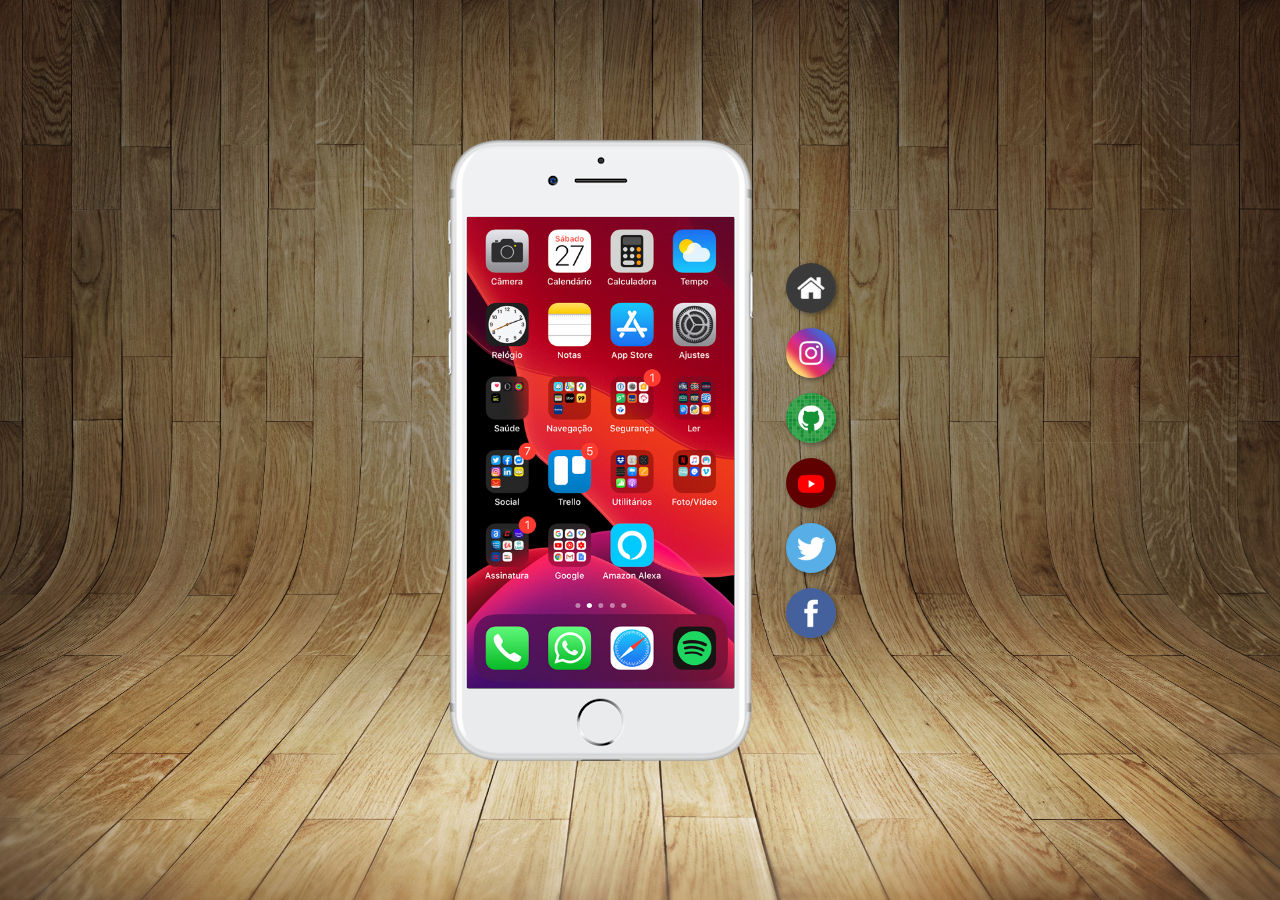
<file: index.html>
<!DOCTYPE html>
<html lang="pt-br">
<head>
    <meta charset="UTF-8">
    <meta name="viewport" content="width=device-width, initial-scale=1.0">
    <link rel="shortcut icon" href="favicon.ico" type="image/x-icon">
    <title>Projeto Redes Sociais</title>
    <link rel="stylesheet" href="estilos/style.css">
</head>
<body>
    <main>
        <section id="telefone">
            <iframe src="home.html" name="tela" id="tela" frameborder="0">
                Seu navegador não é compatível com isso.
            </iframe>

        </section>
        <section id="redes-sociais">
            <a href="home.html" target="tela"><img src="imagens/logo-home.jpg" alt="home"></a>
            <a href="instagram.html" target="tela"><img src="imagens/logo-instagram.jpg" alt="instagram"></a>
            <a href="github.html" target="tela"><img src="imagens/logo-github.jpg" alt="github"></a>
            <a href="youtube.html" target="tela"><img src="imagens/logo-youtube.jpg" alt="youtube"></a>
            <a href="twitter.html" target="tela"><img src="imagens/logo-twitter.jpg" alt="twitter"></a>
            <a href="facebook.html" target="tela"><img src="imagens/logo-facebook.jpg" alt="facebook"></a>

        </section>
    </main>
</body>
</html>
</file>
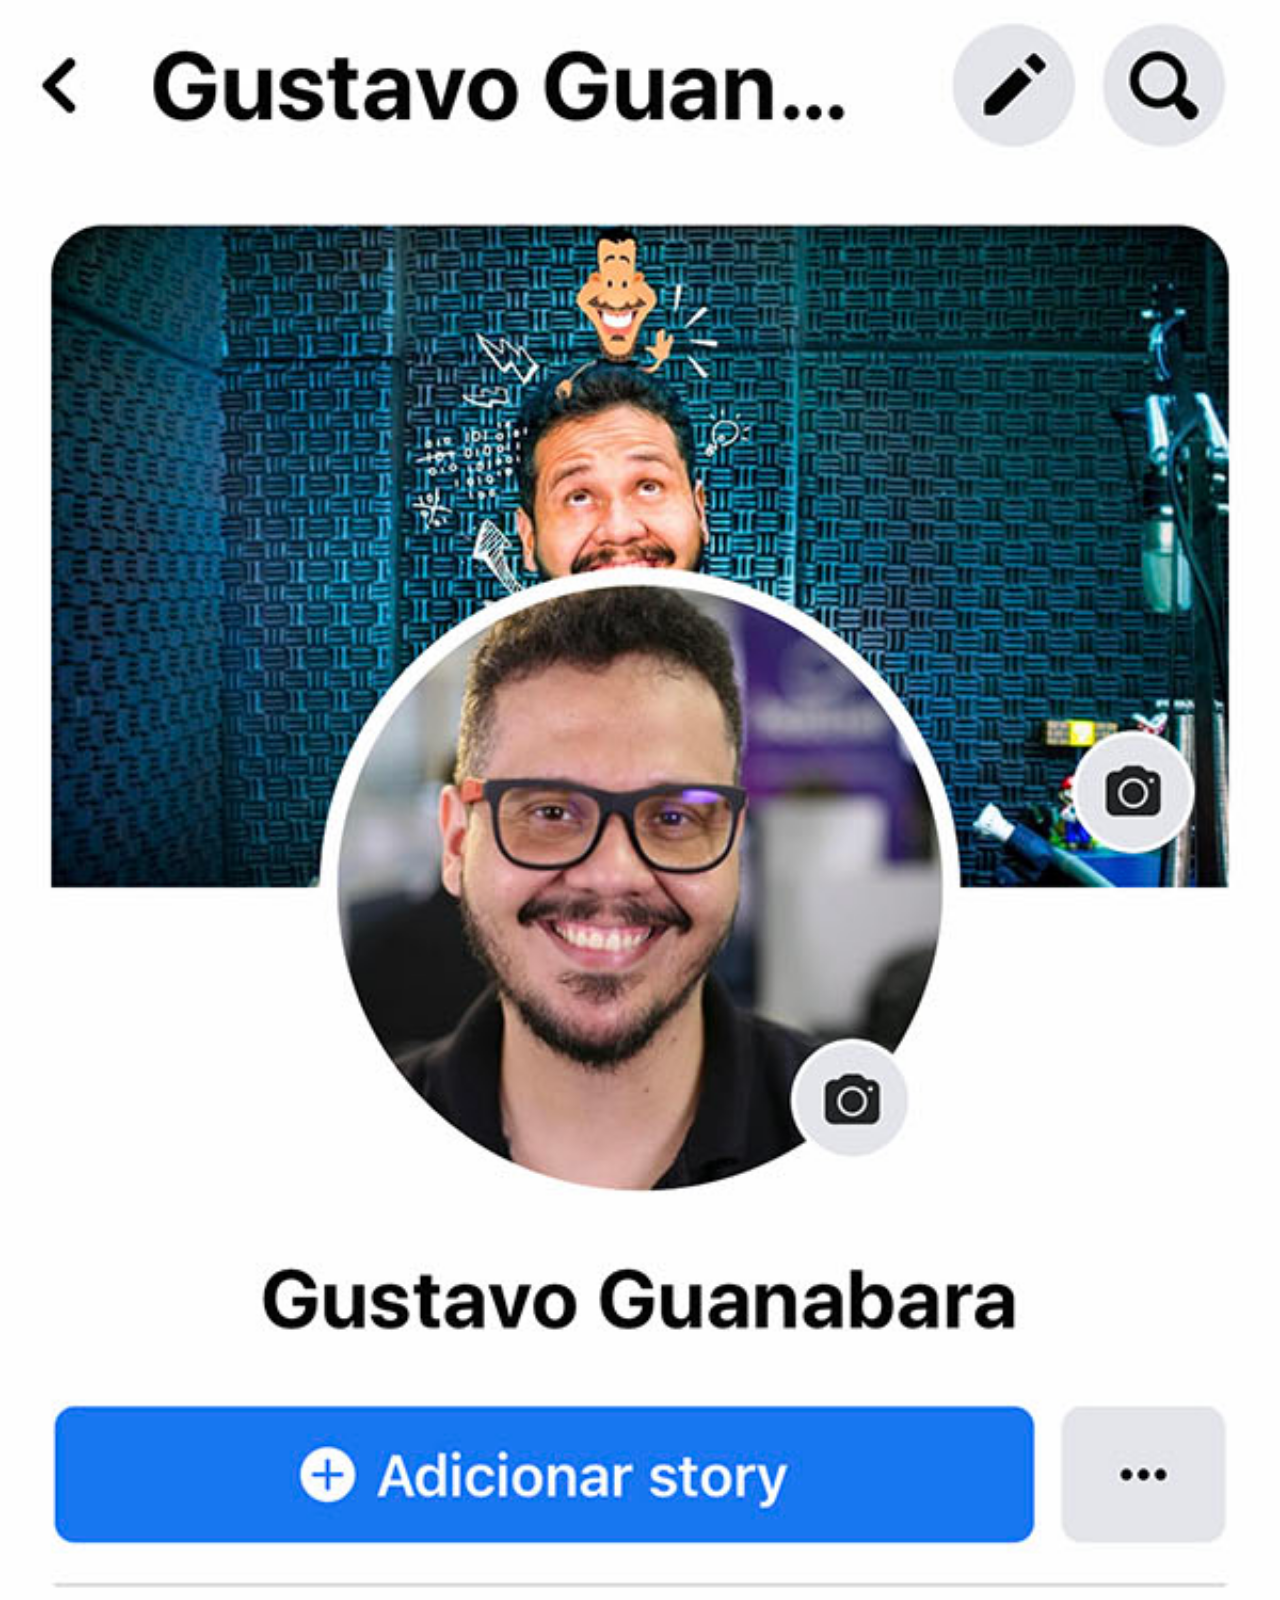
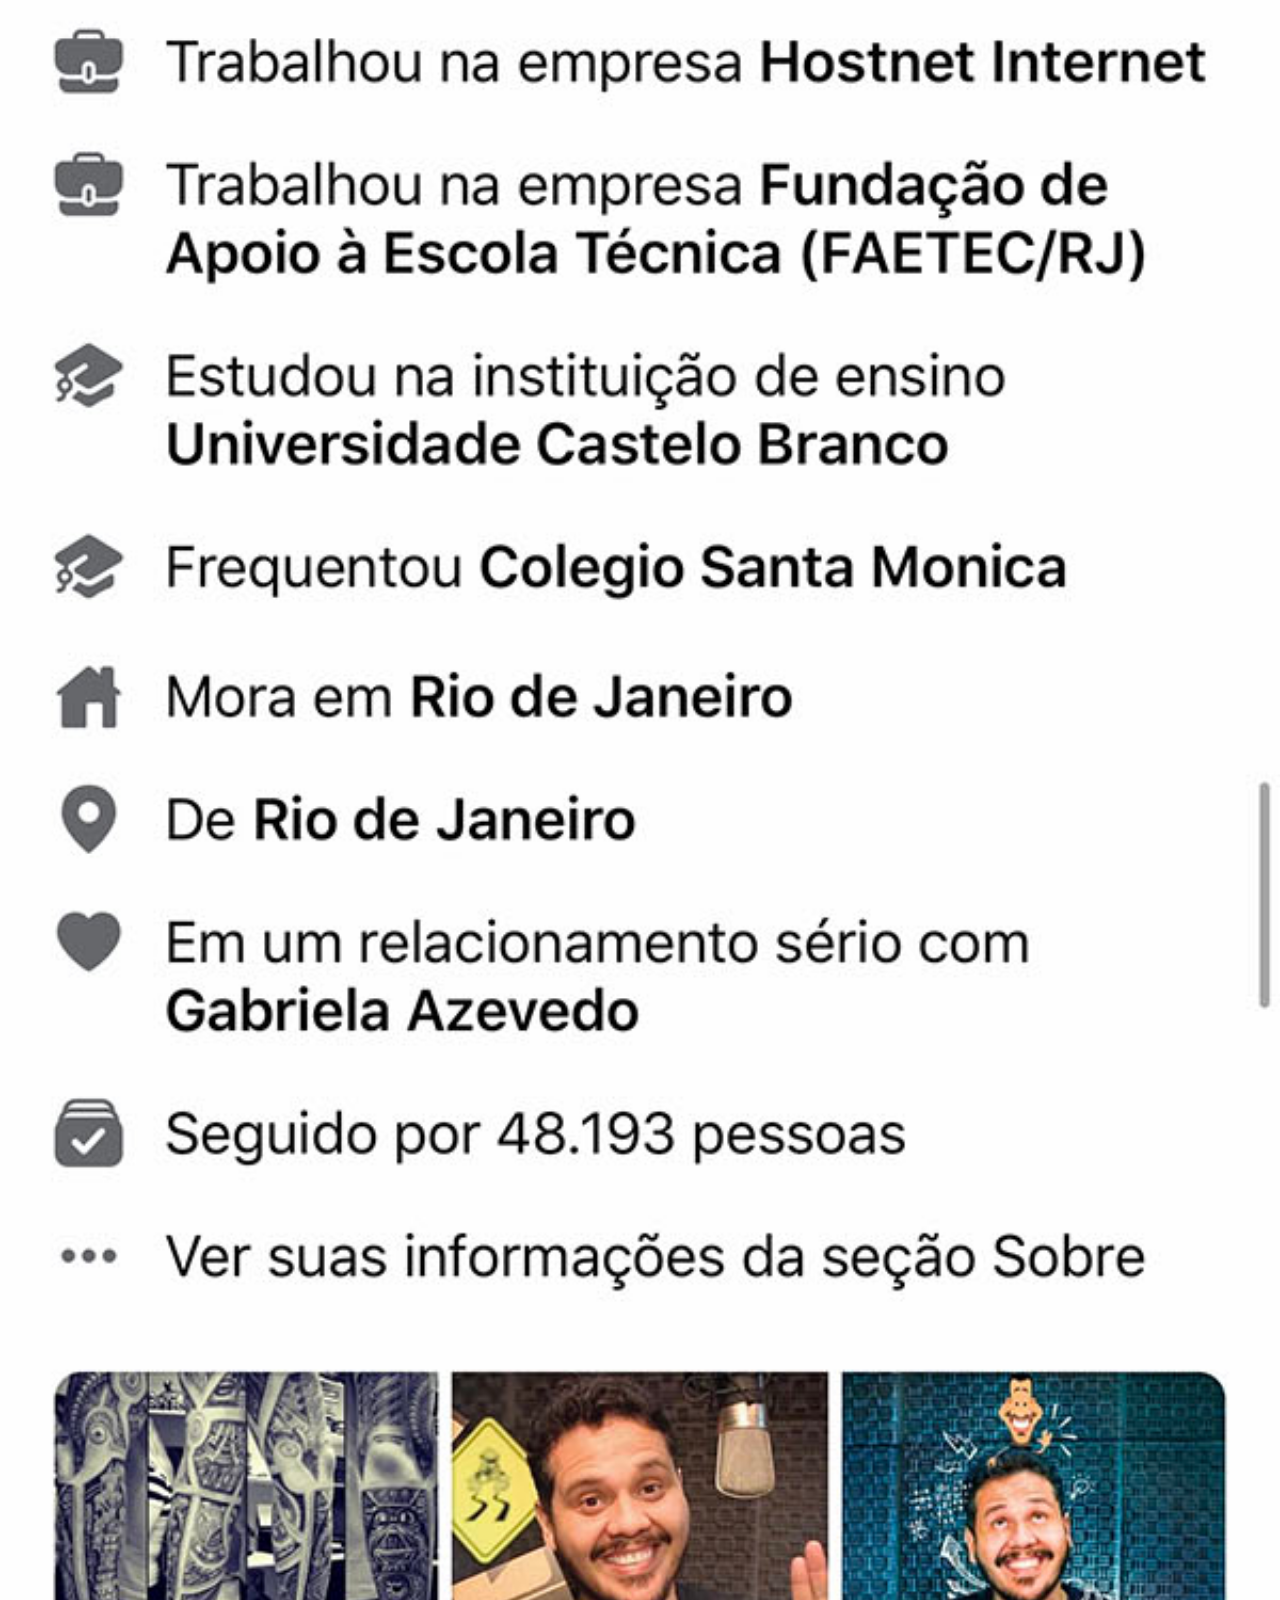
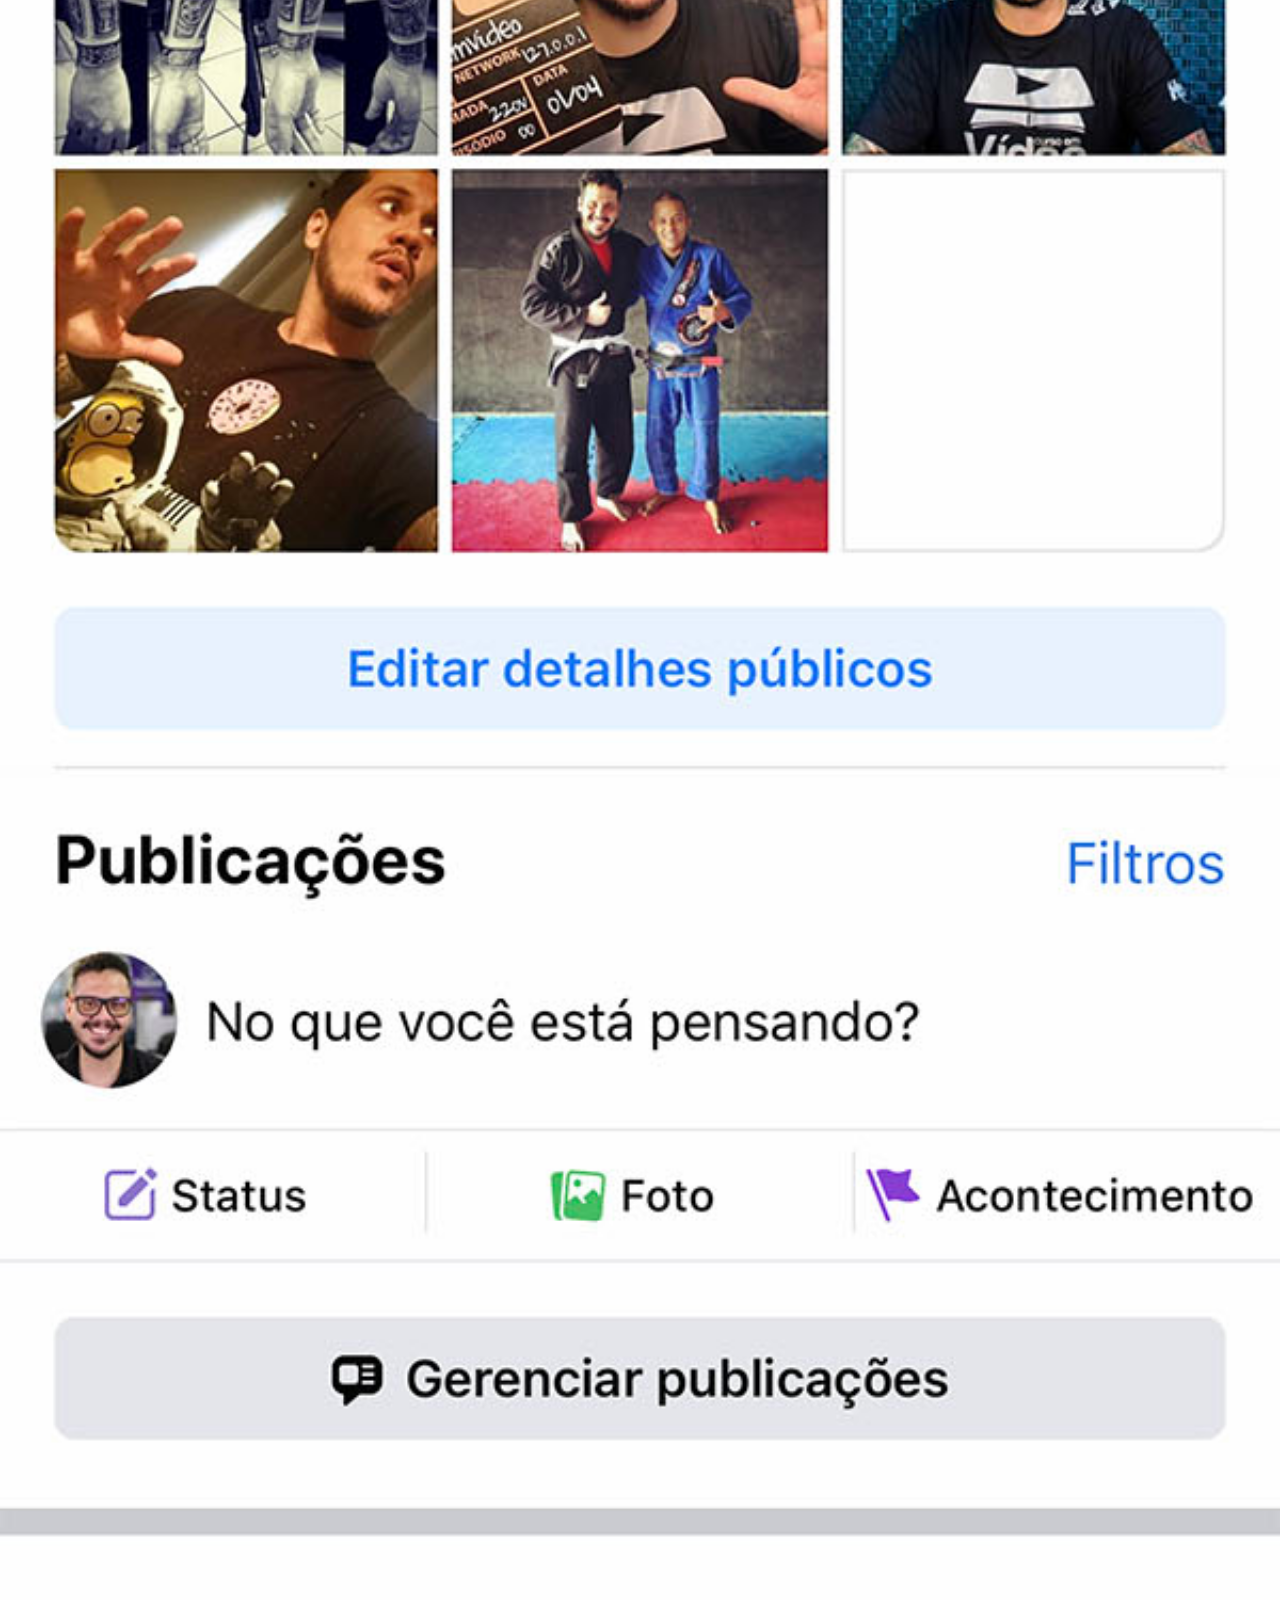
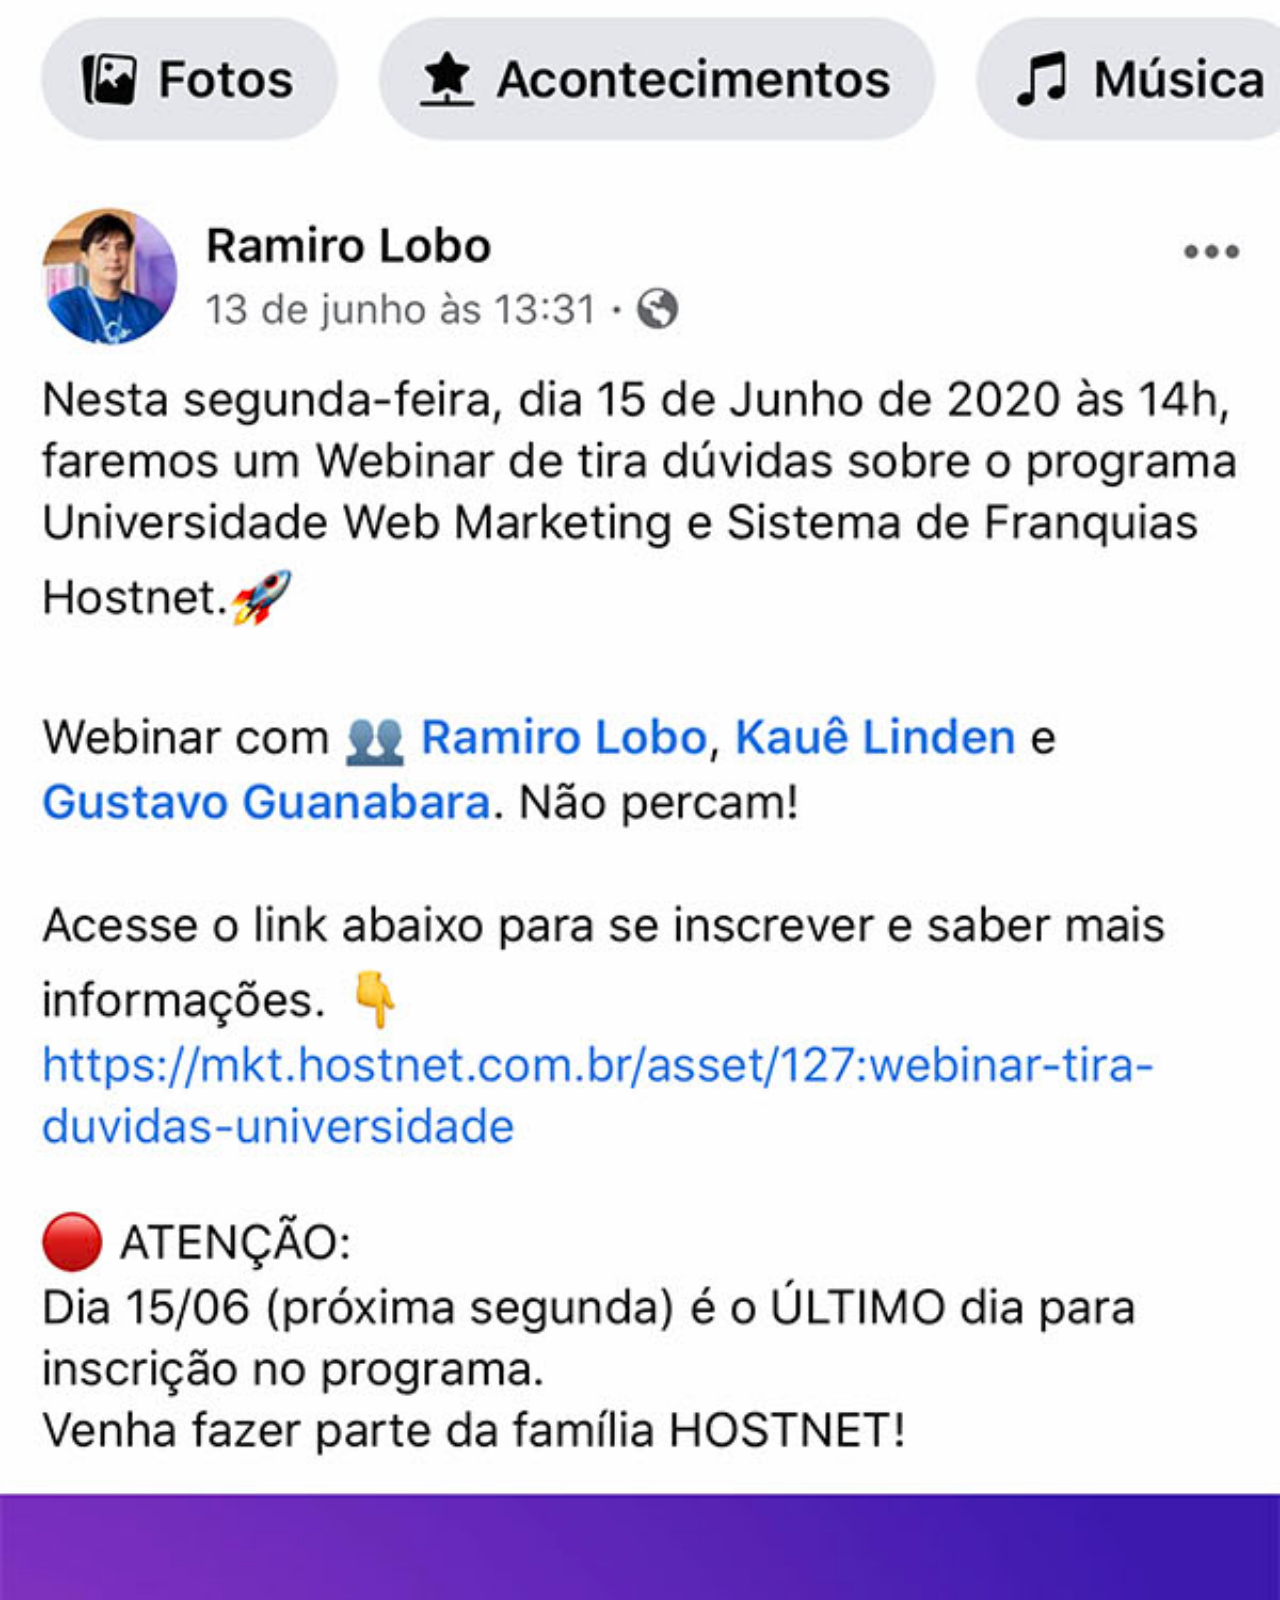
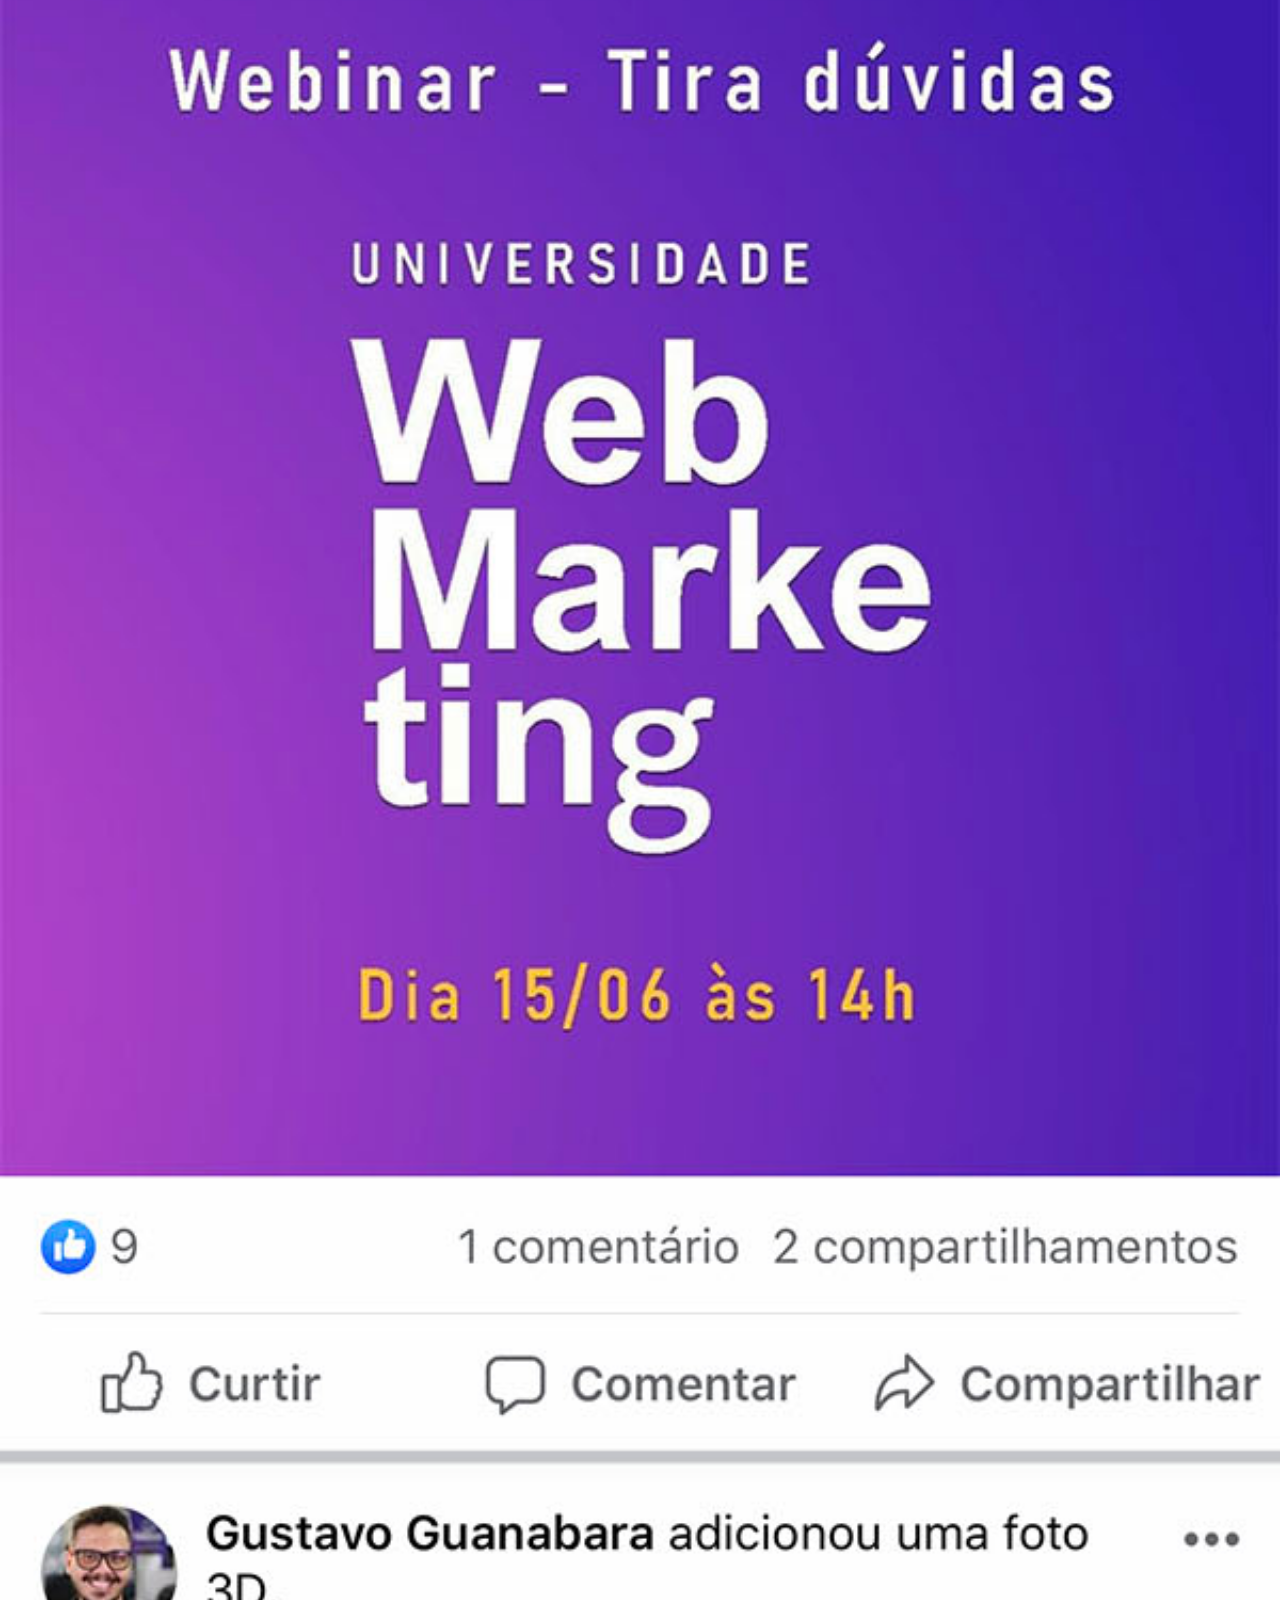
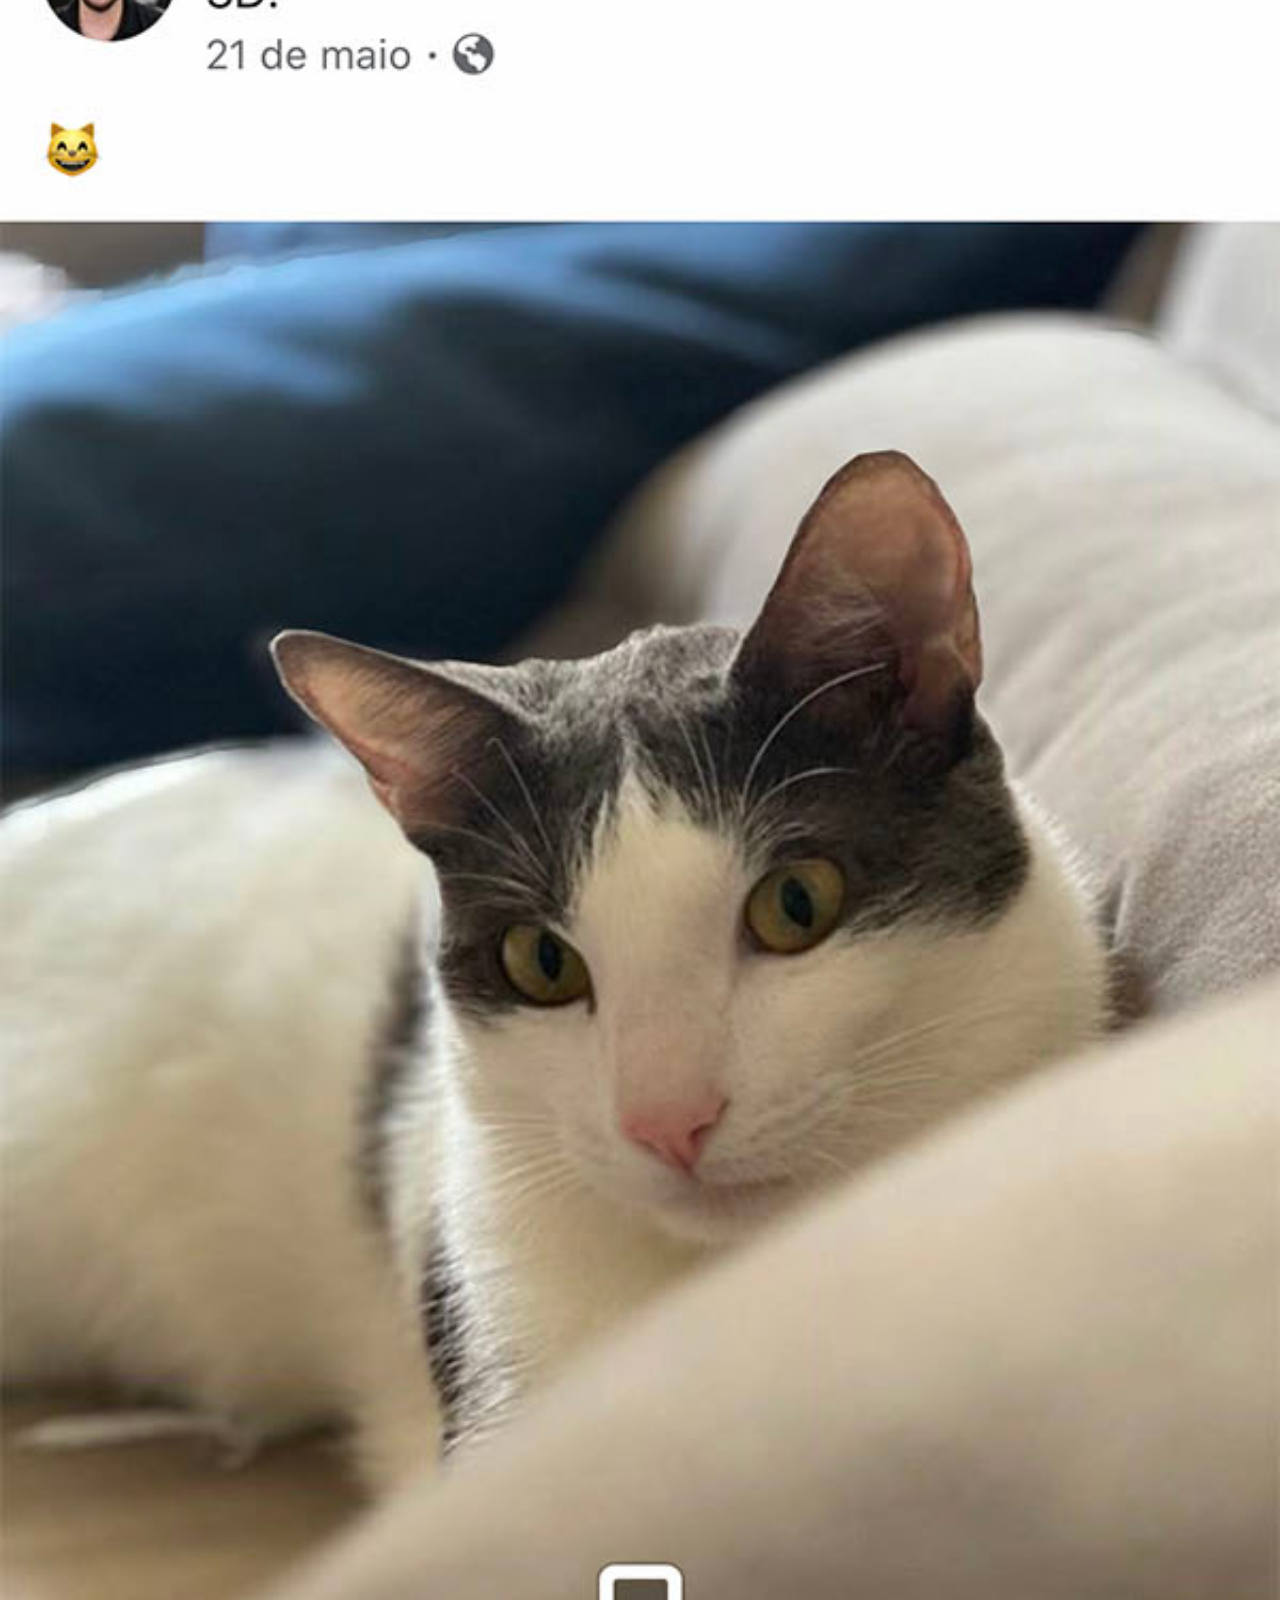
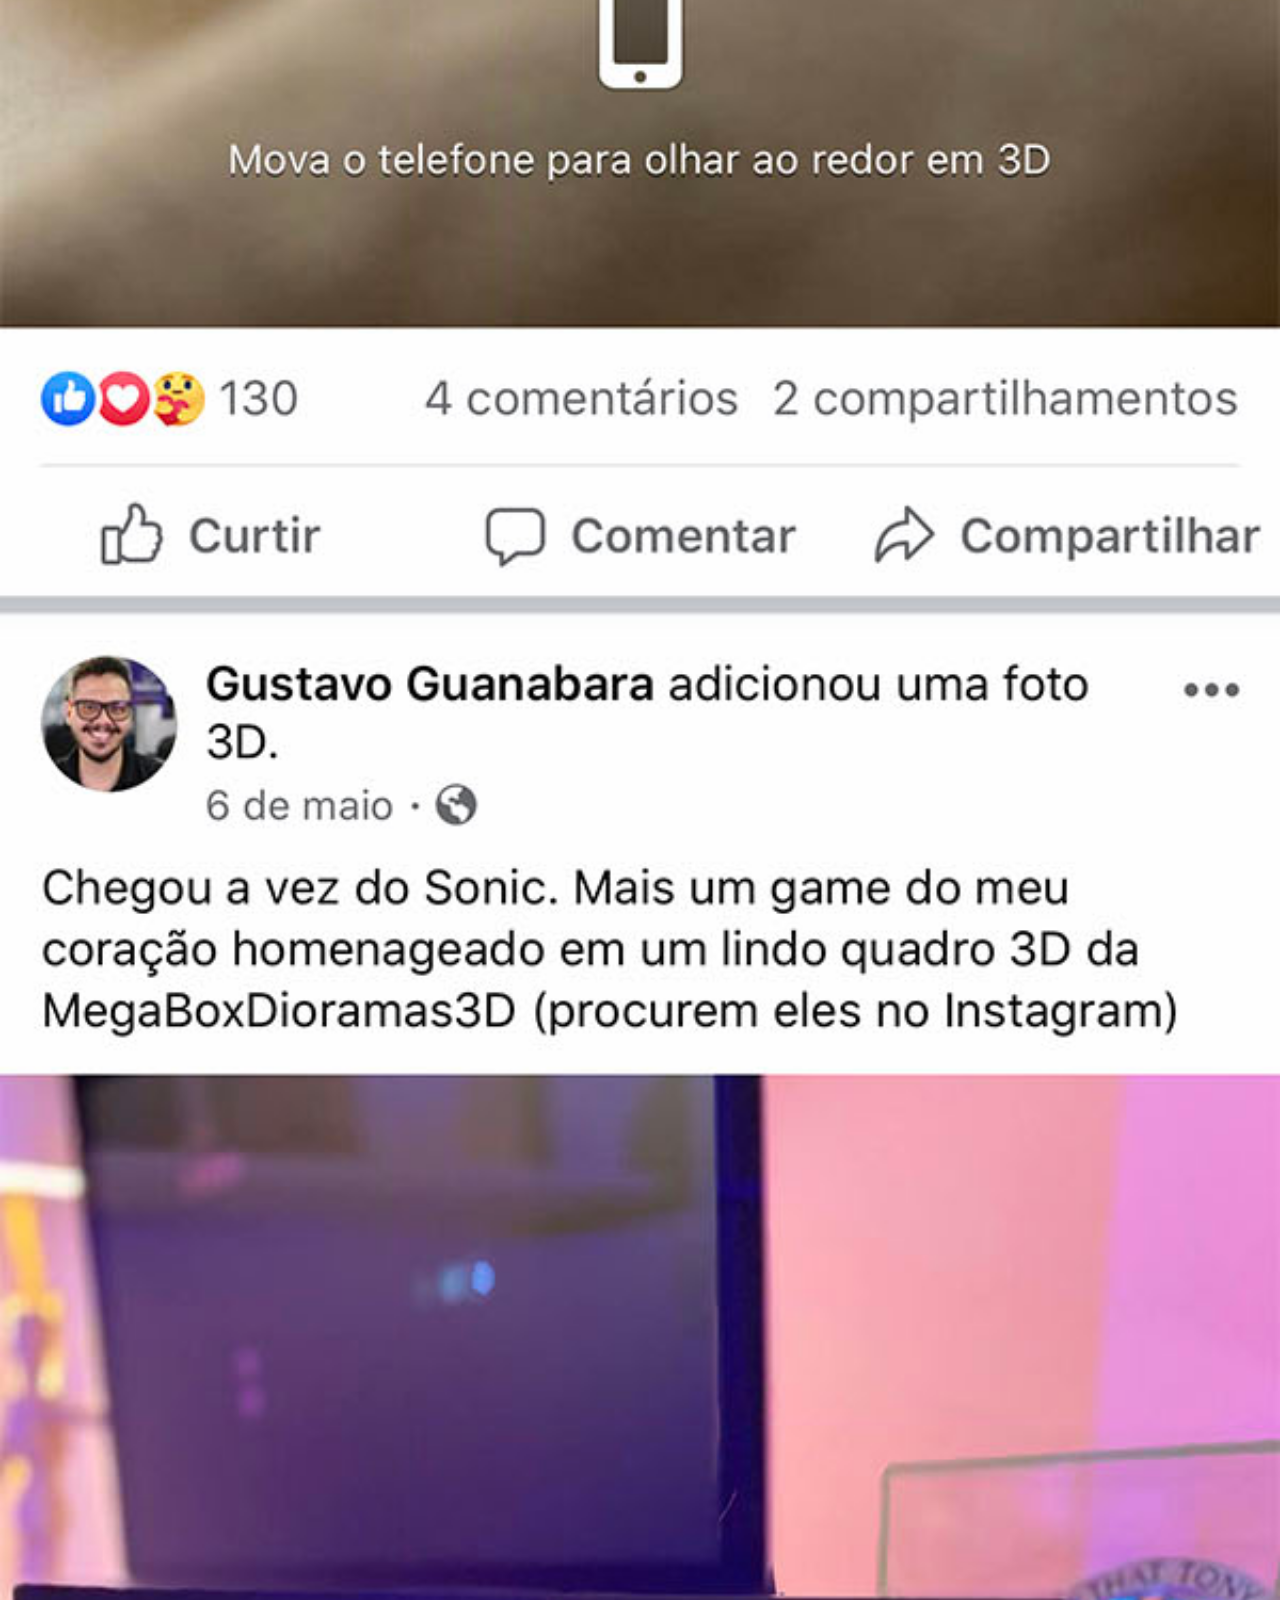
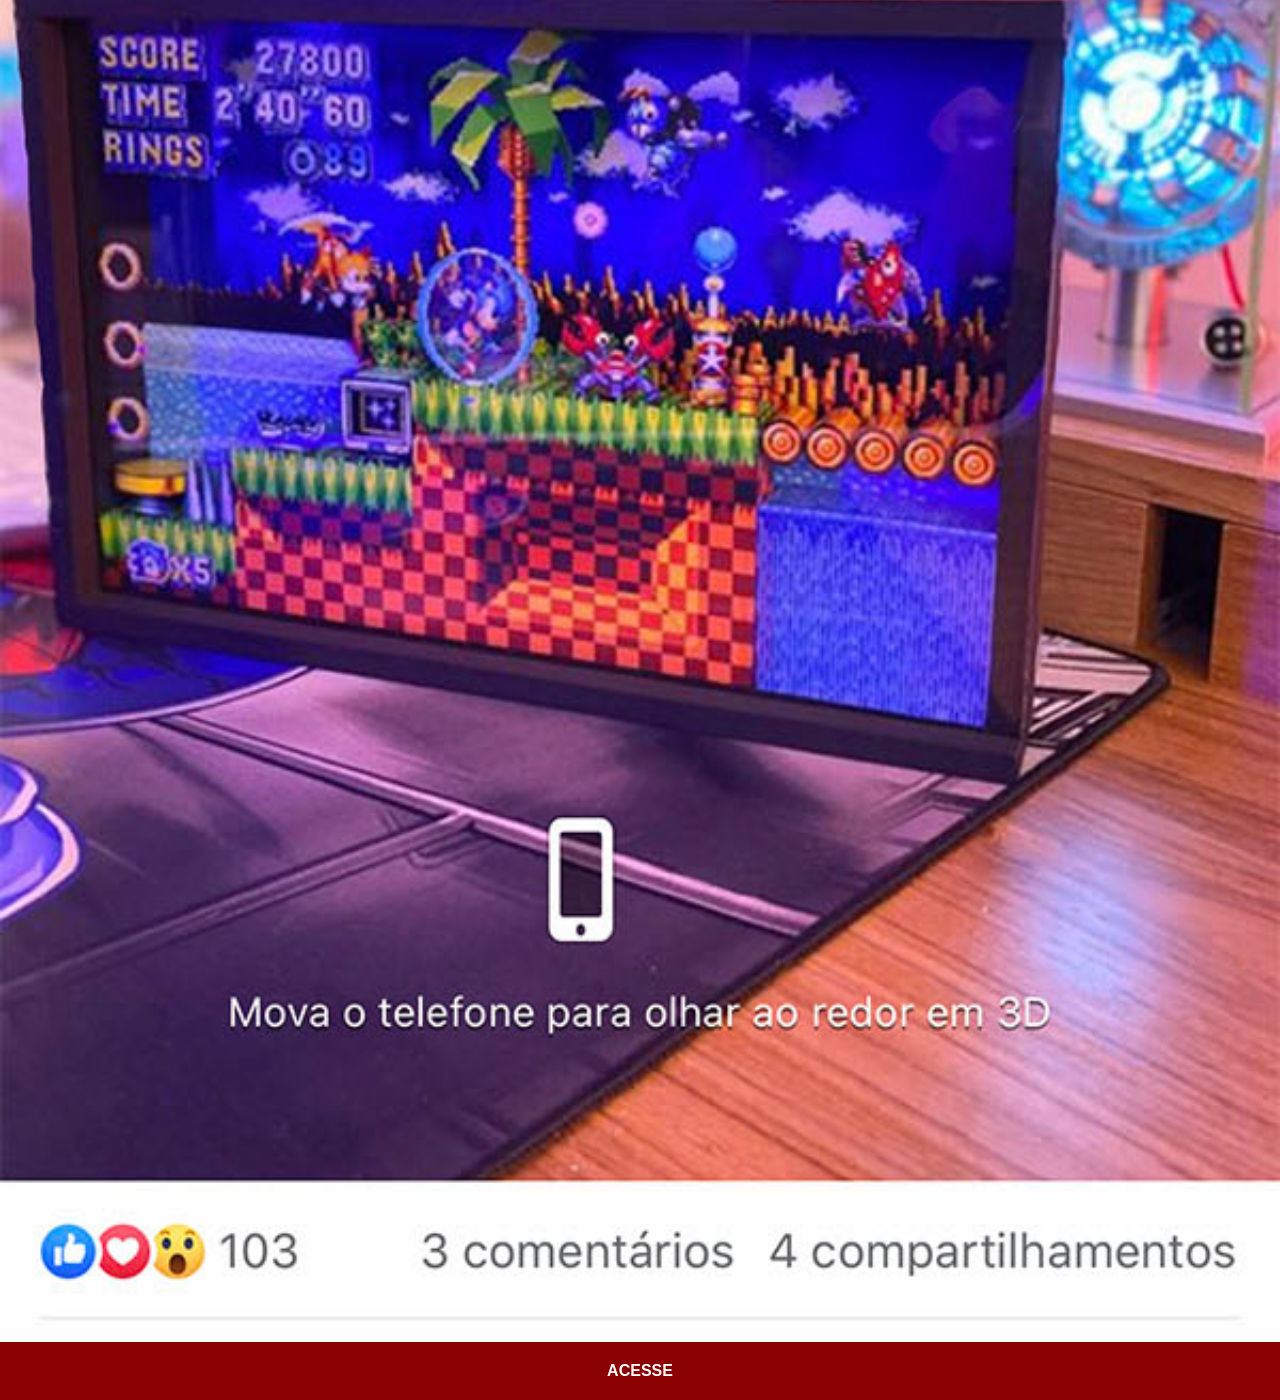
<file: facebook.html>
<!DOCTYPE html>
<html lang="pt-br">
<head>
    <meta charset="UTF-8">
    <meta name="viewport" content="width=device-width, initial-scale=1.0">
    <title>Facebook</title>
    <link rel="stylesheet" href="estilos/social.css">
</head>
<body>
    <img src="imagens/tela-facebook.jpg" alt="Facebook">
   <a href="https://www.facebook.com/gustavoguanabara/" target="_blank">ACESSE</a>
</body>
</html>
</file>
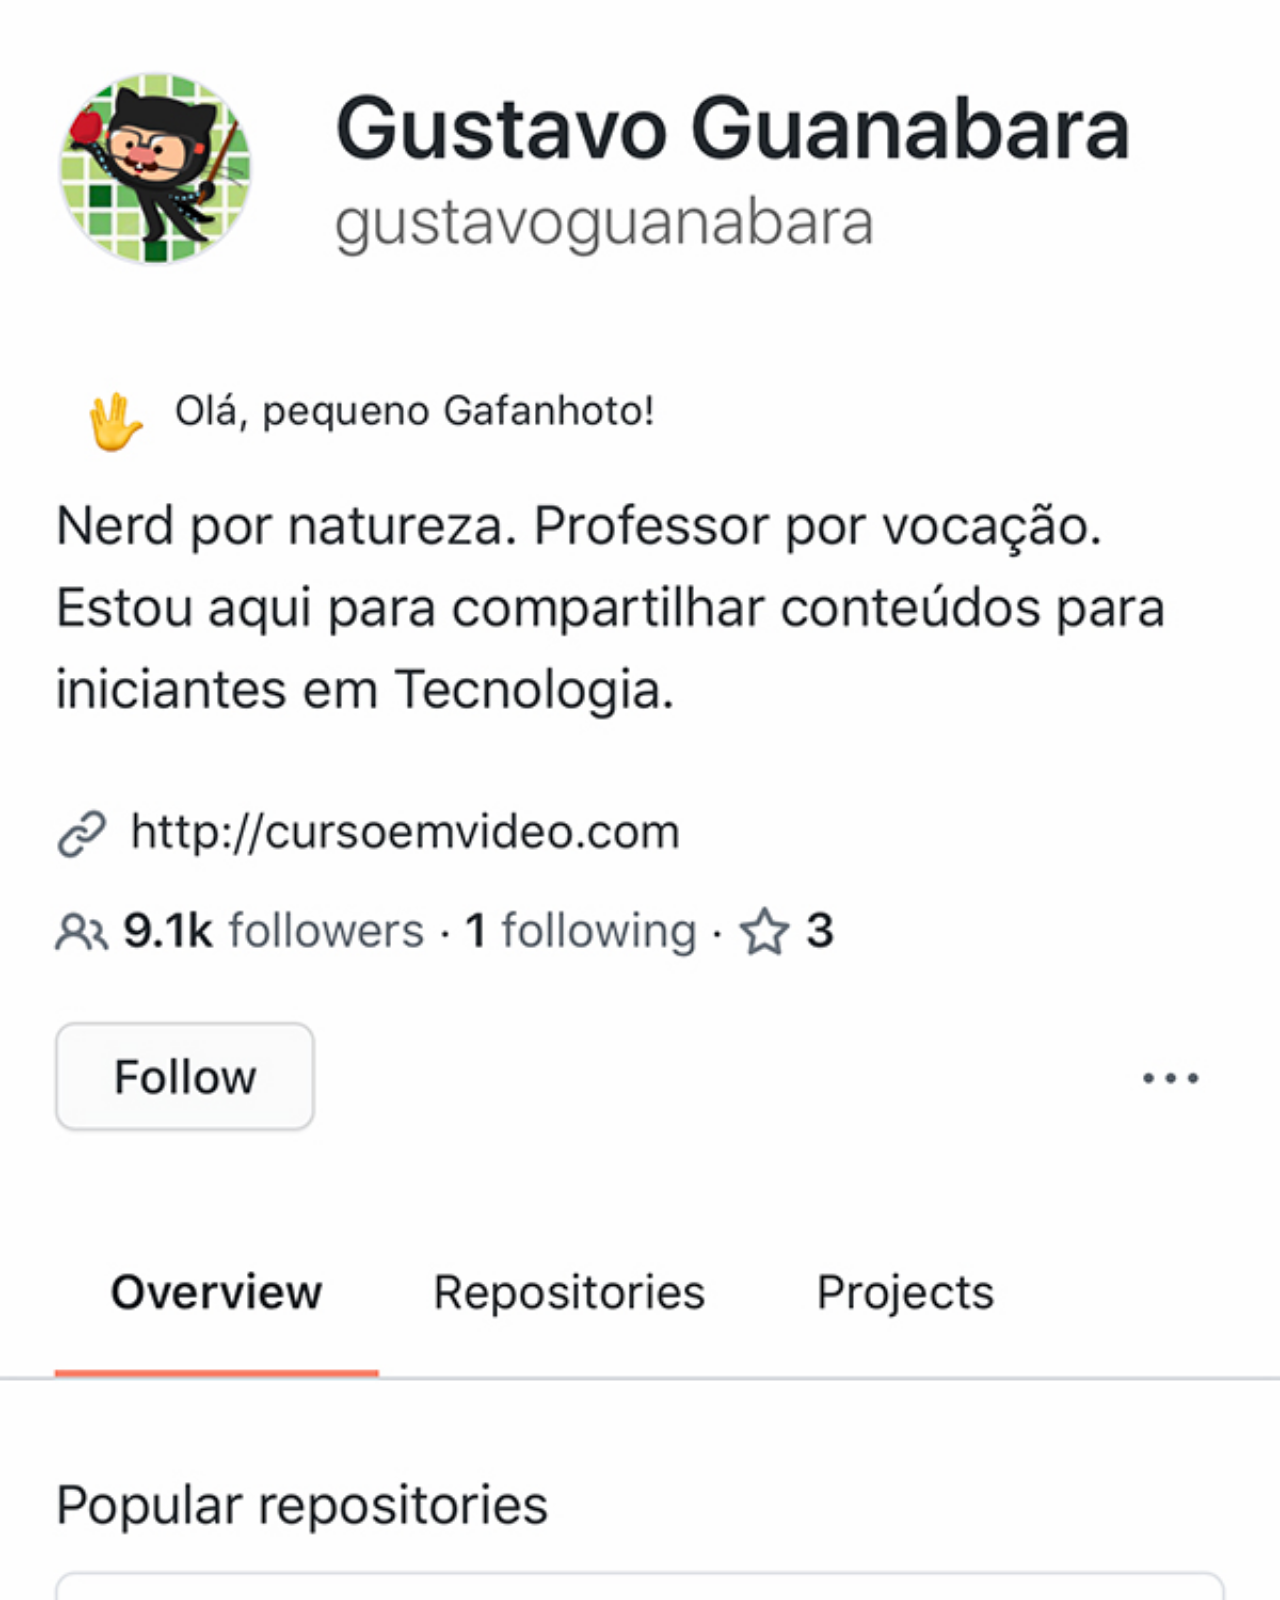
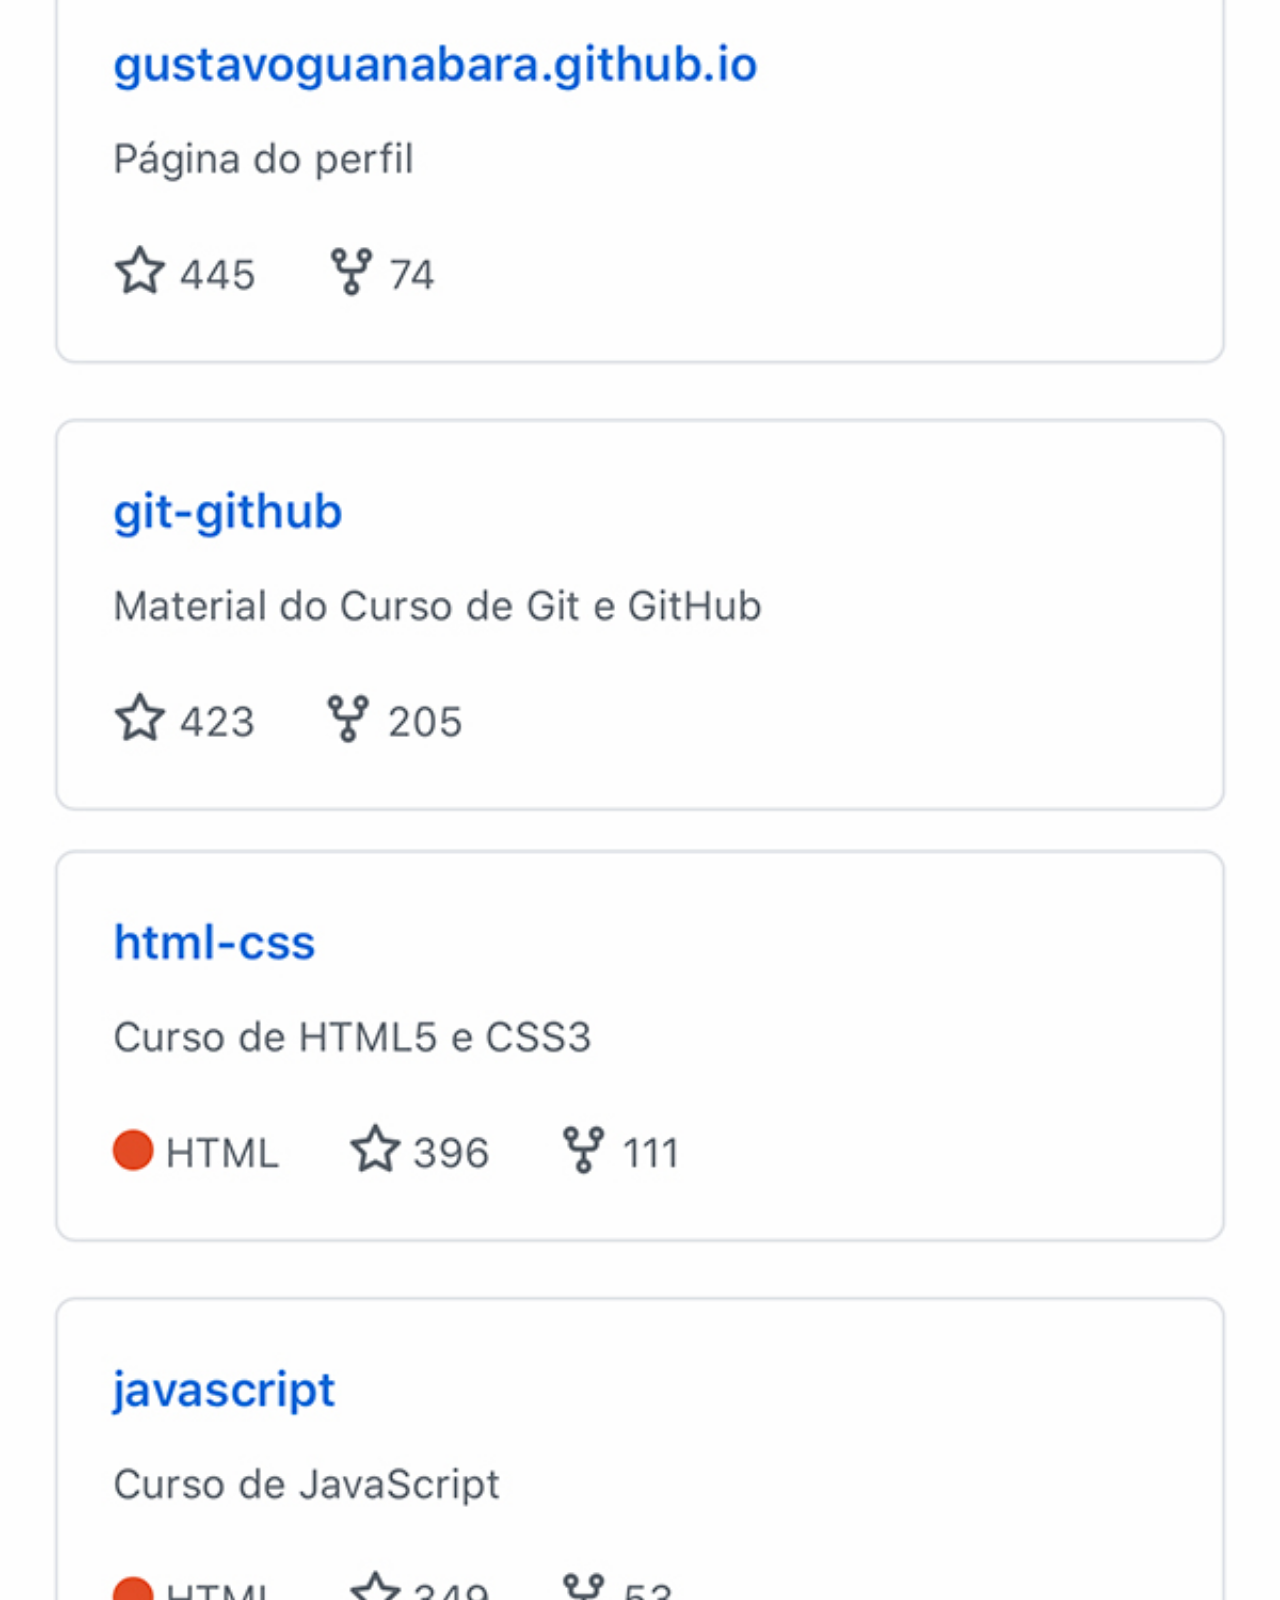
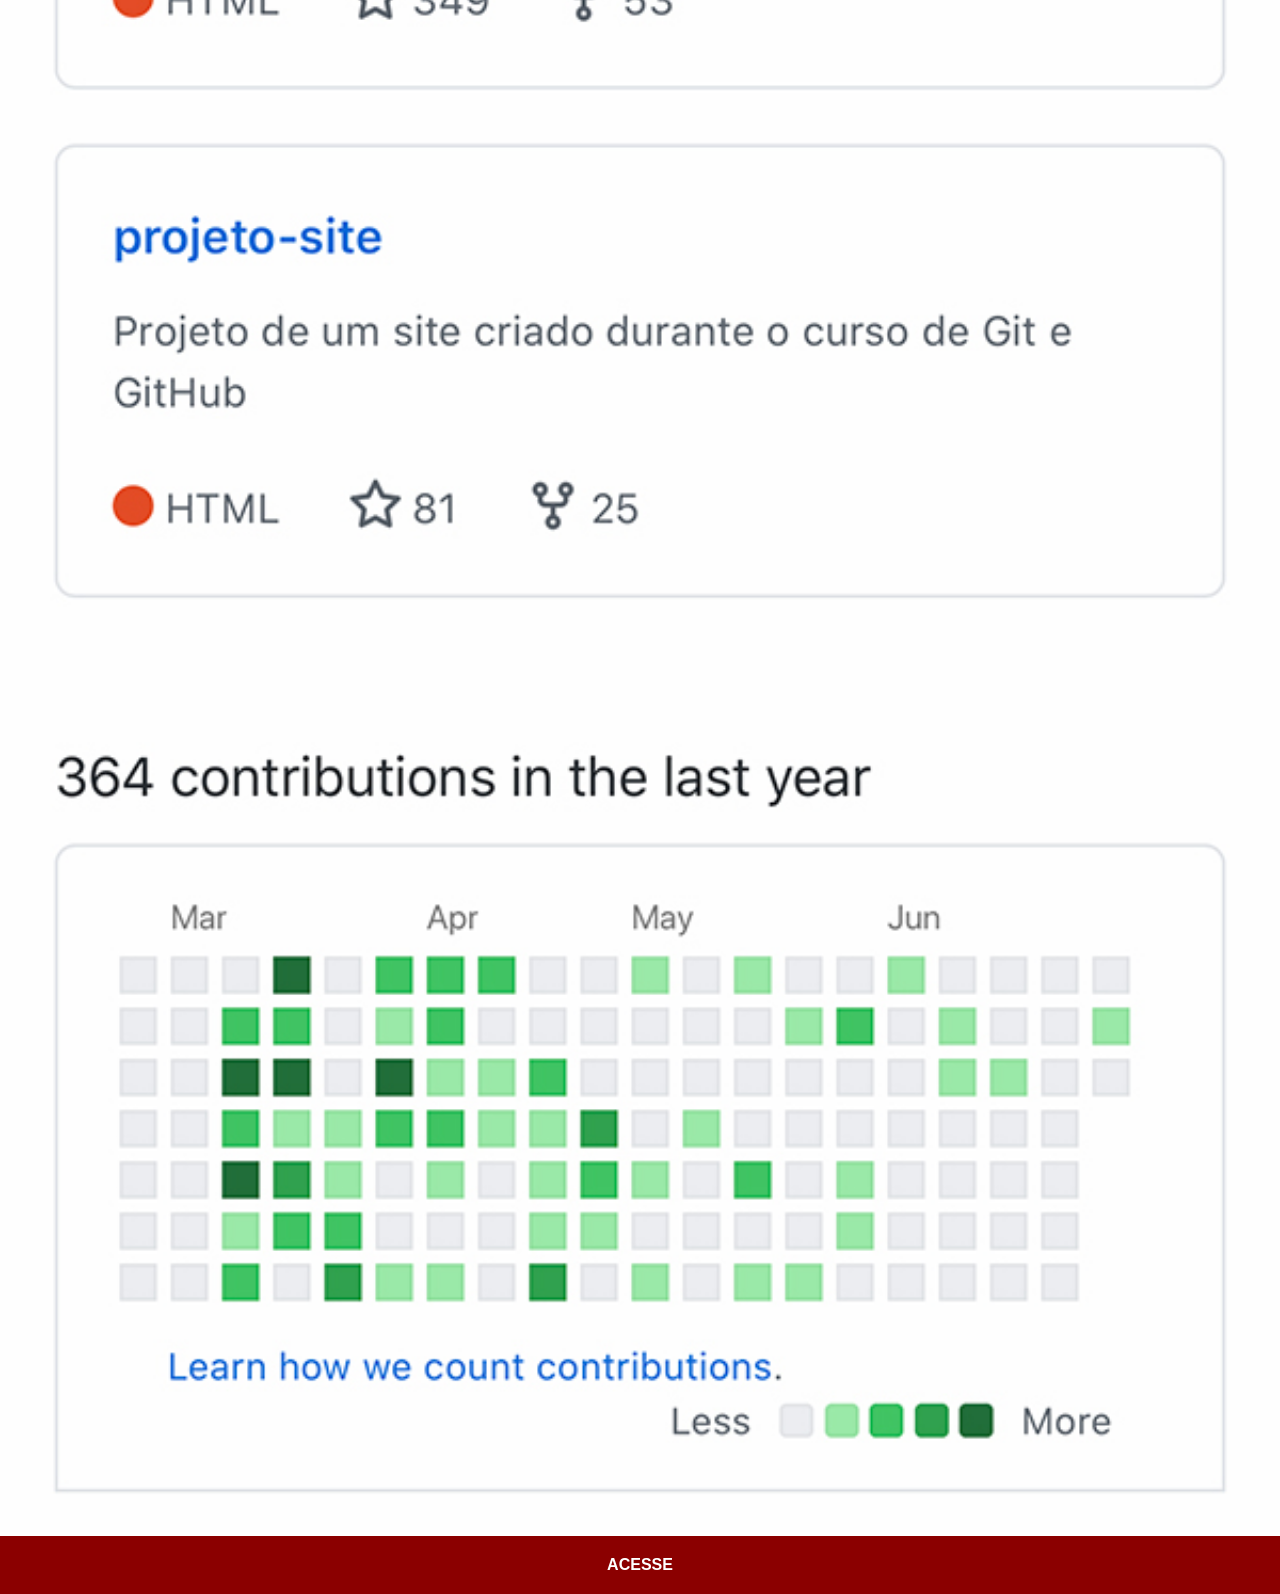
<file: github.html>
<!DOCTYPE html>
<html lang="pt-br">
<head>
    <meta charset="UTF-8">
    <meta name="viewport" content="width=device-width, initial-scale=1.0">
    <title>GitHub</title>
    <link rel="stylesheet" href="estilos/social.css">
</head>
<body>
    <img src="imagens/tela-github.jpg" alt="GitHub">
    <a href="https://github.com/gustavoguanabara/" target="_blank">ACESSE</a>
</body>
</html>
</file>
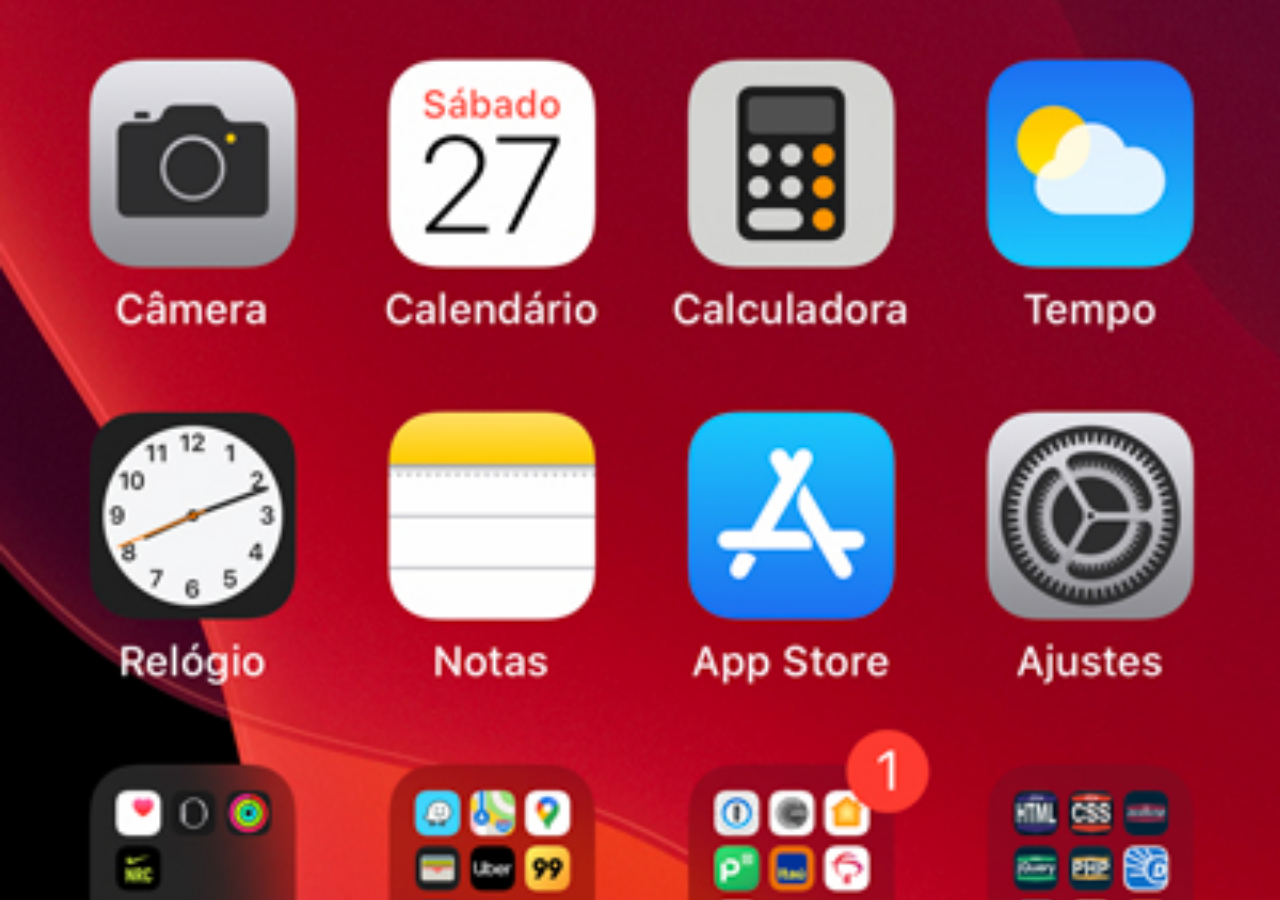
<file: home.html>
<!DOCTYPE html>
<html lang="pt-br">
<head>
    <meta charset="UTF-8">
    <meta name="viewport" content="width=device-width, initial-scale=1.0">
    <title>Home</title>
</head>
<style>
    * {
        margin: 0px;
        padding: 0px;
    }

    body {
        width: 100vw;
        height: 100vh;
        background: black url('imagens/tela-home.jpg') no-repeat top center;
        background-size: cover;
    }
</style>
<body>
    
</body>
</html>
</file>
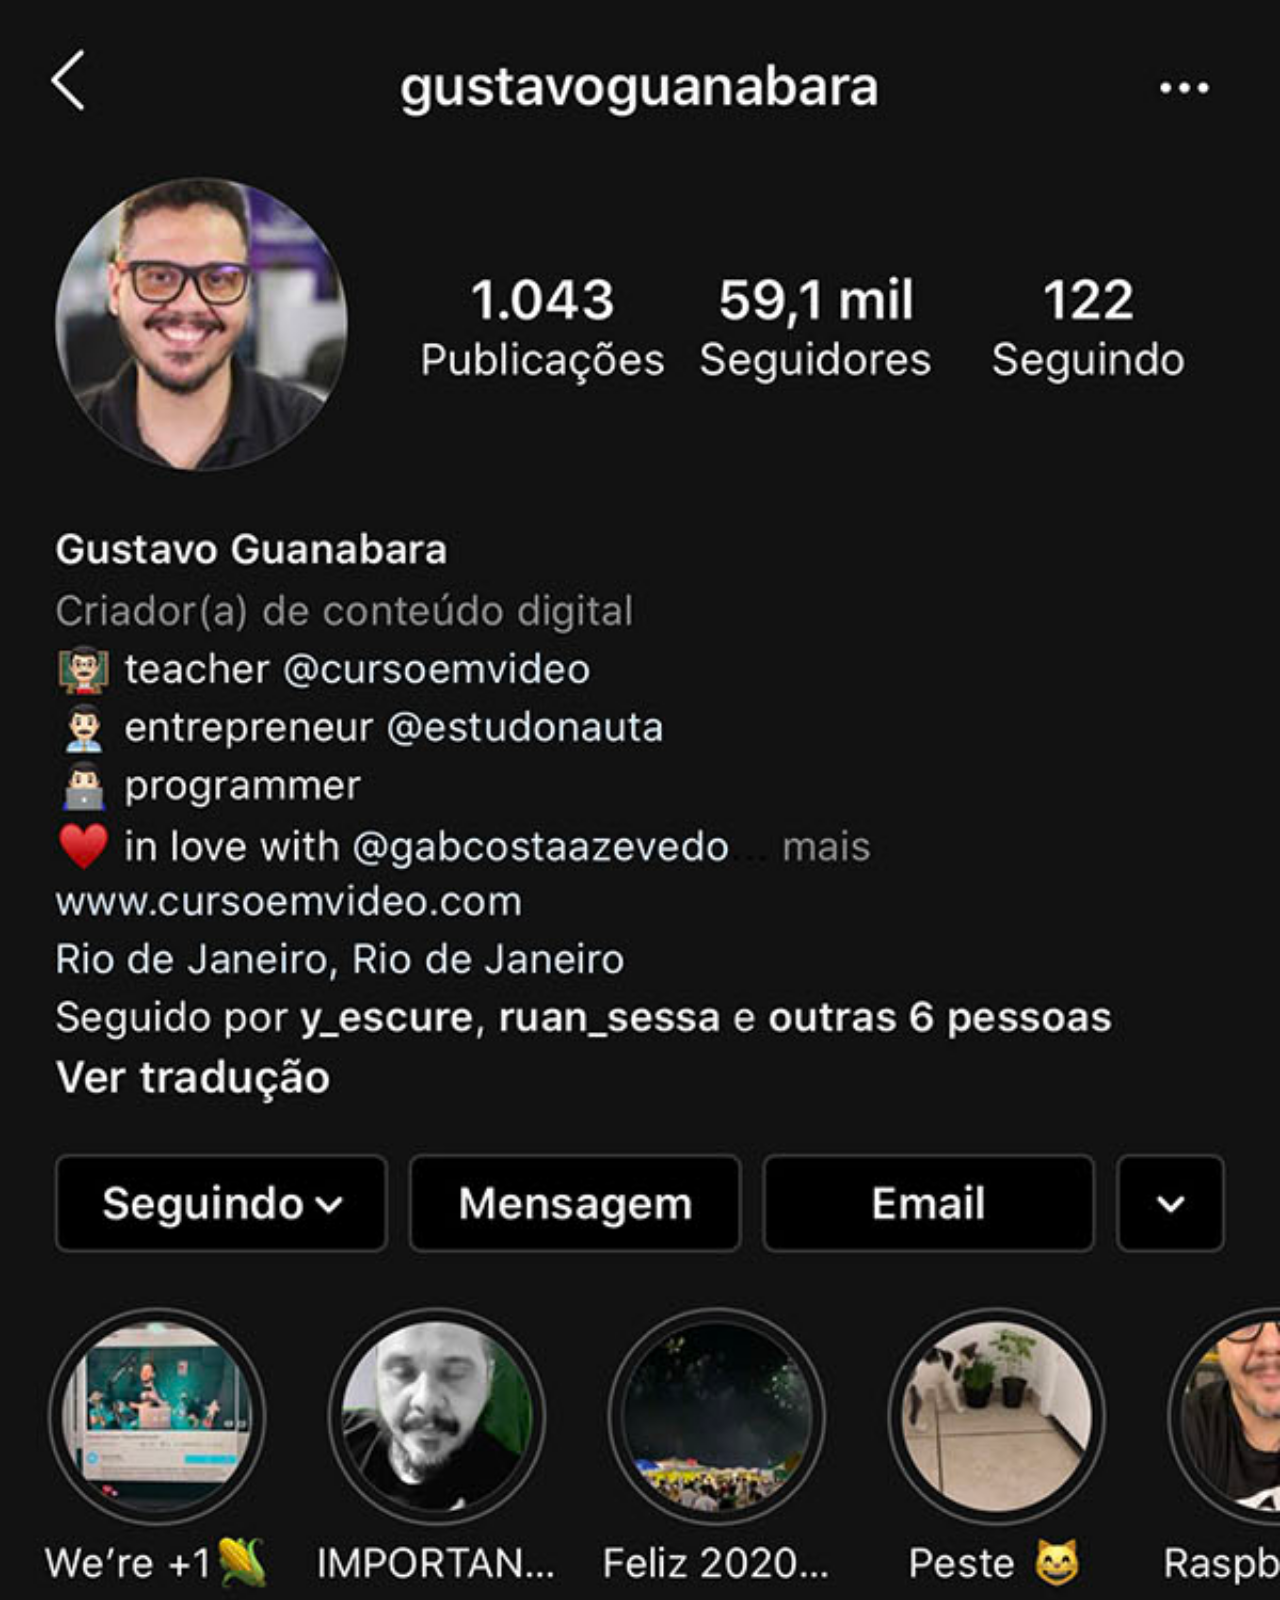
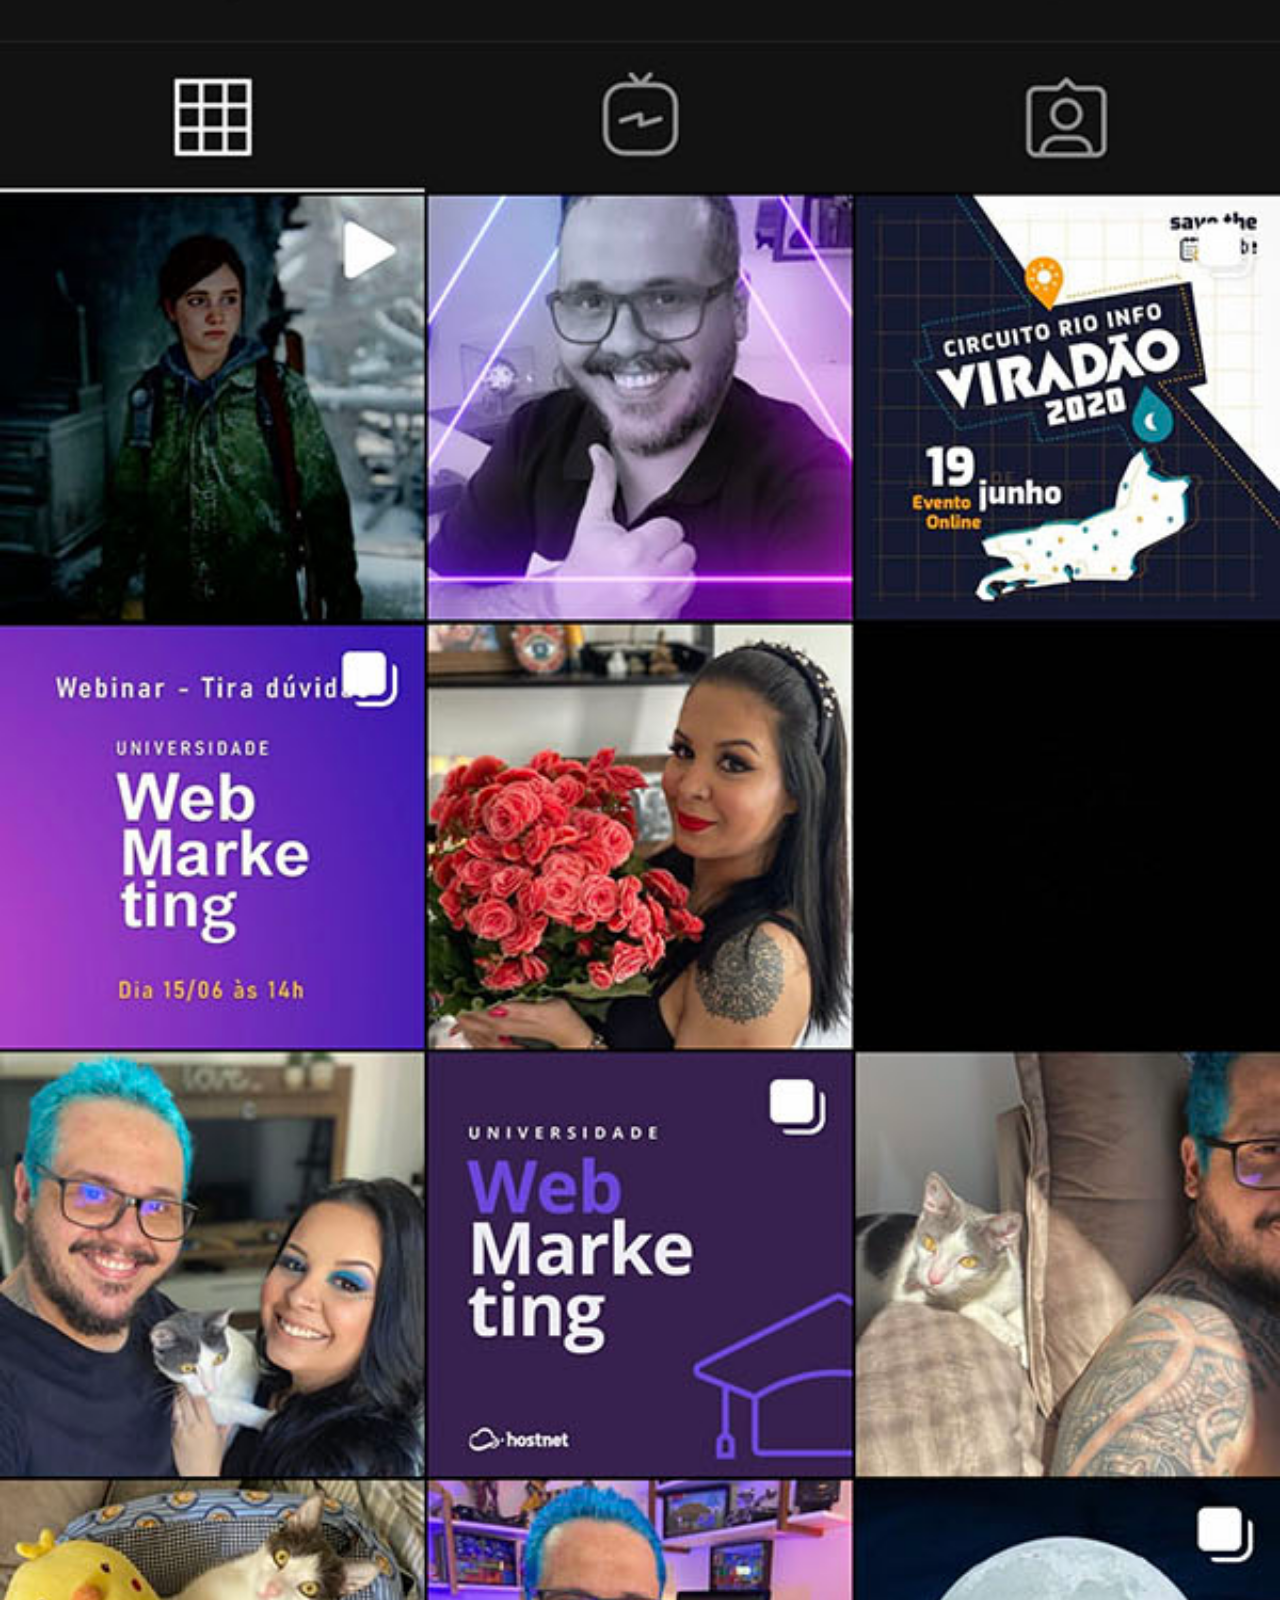
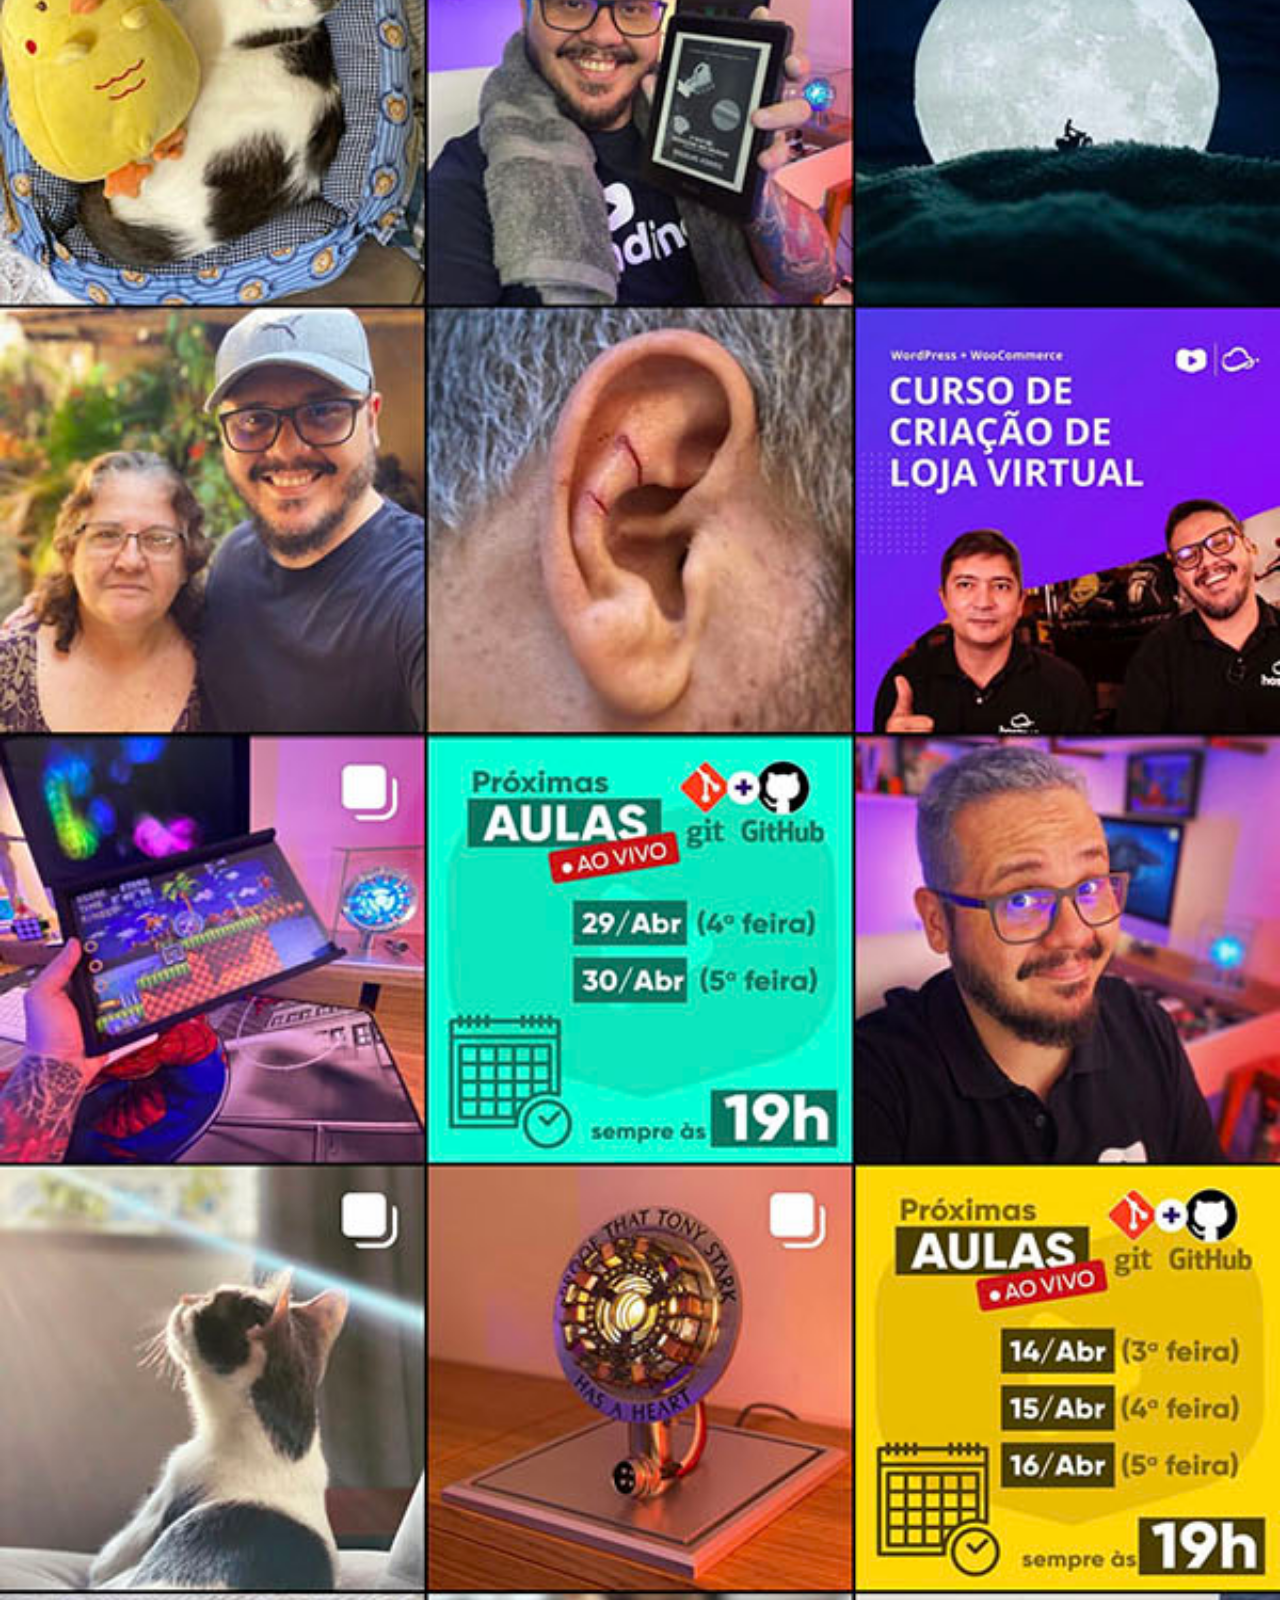
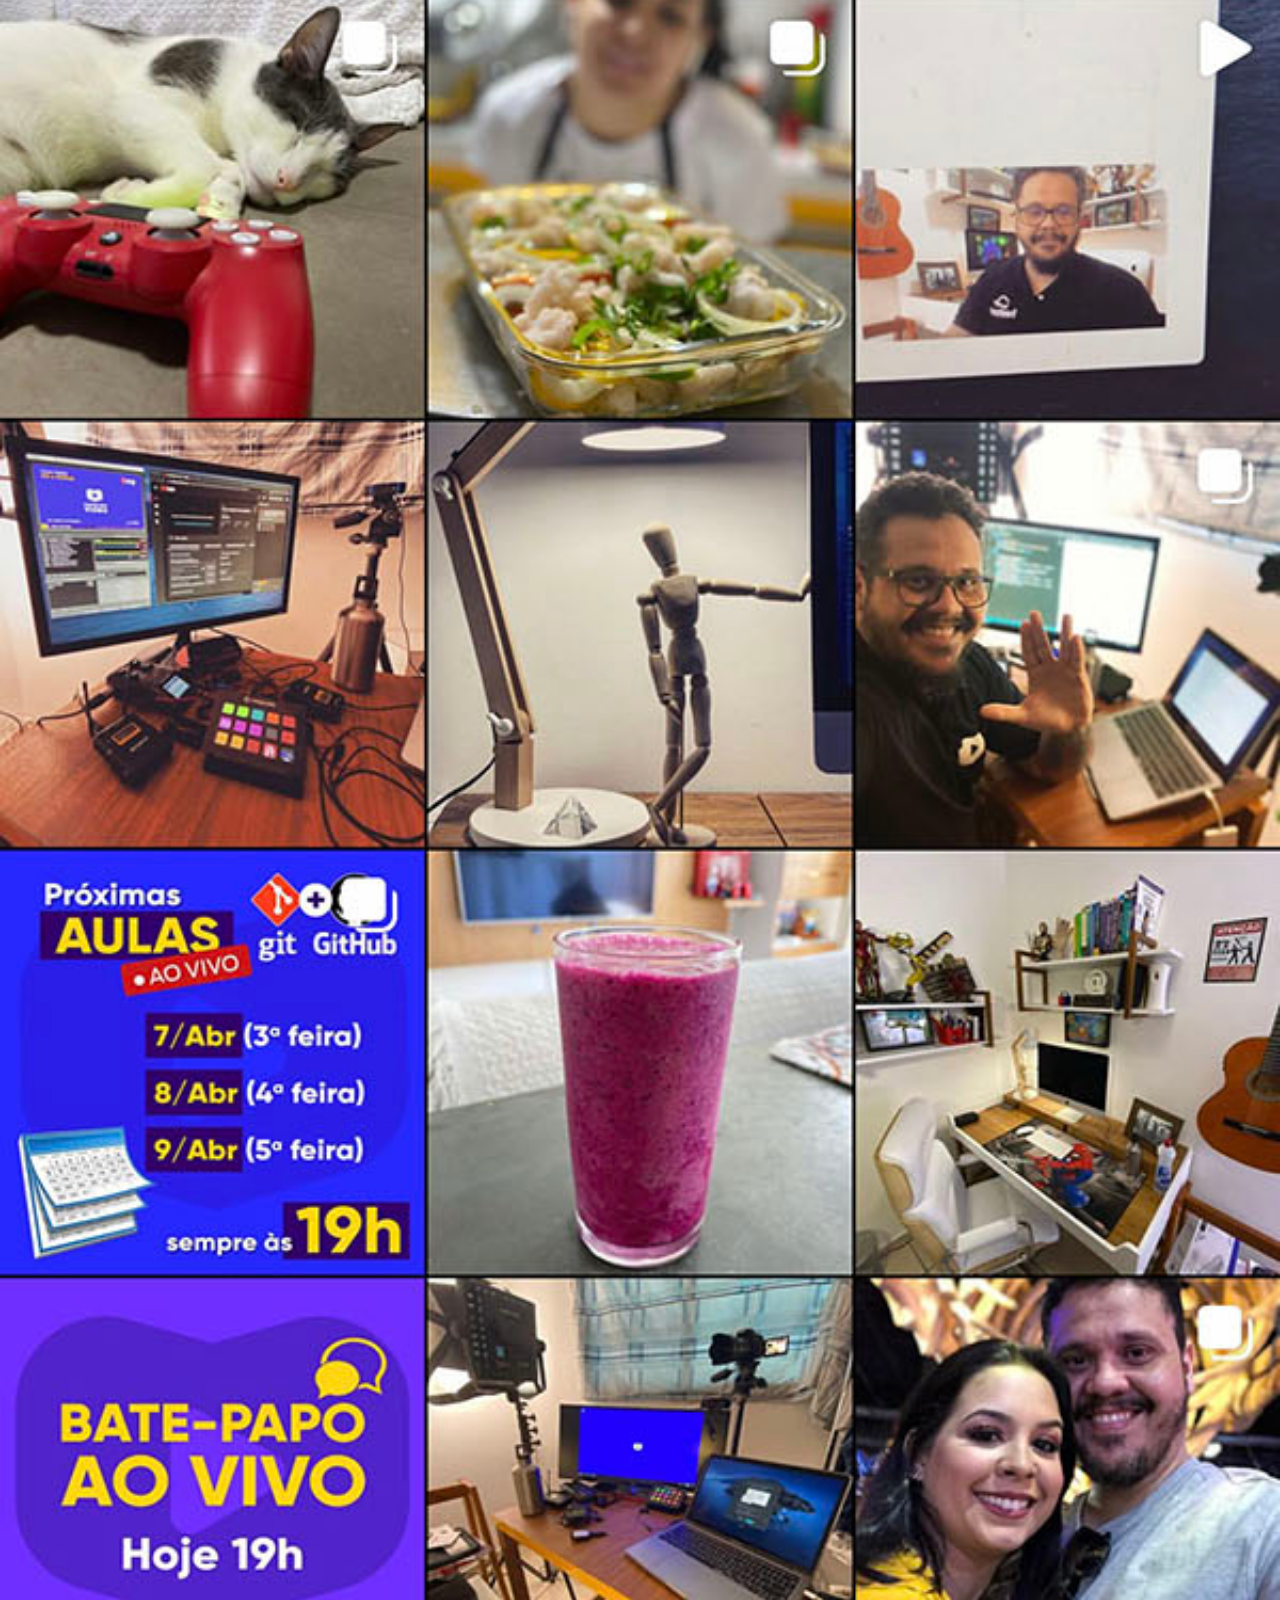
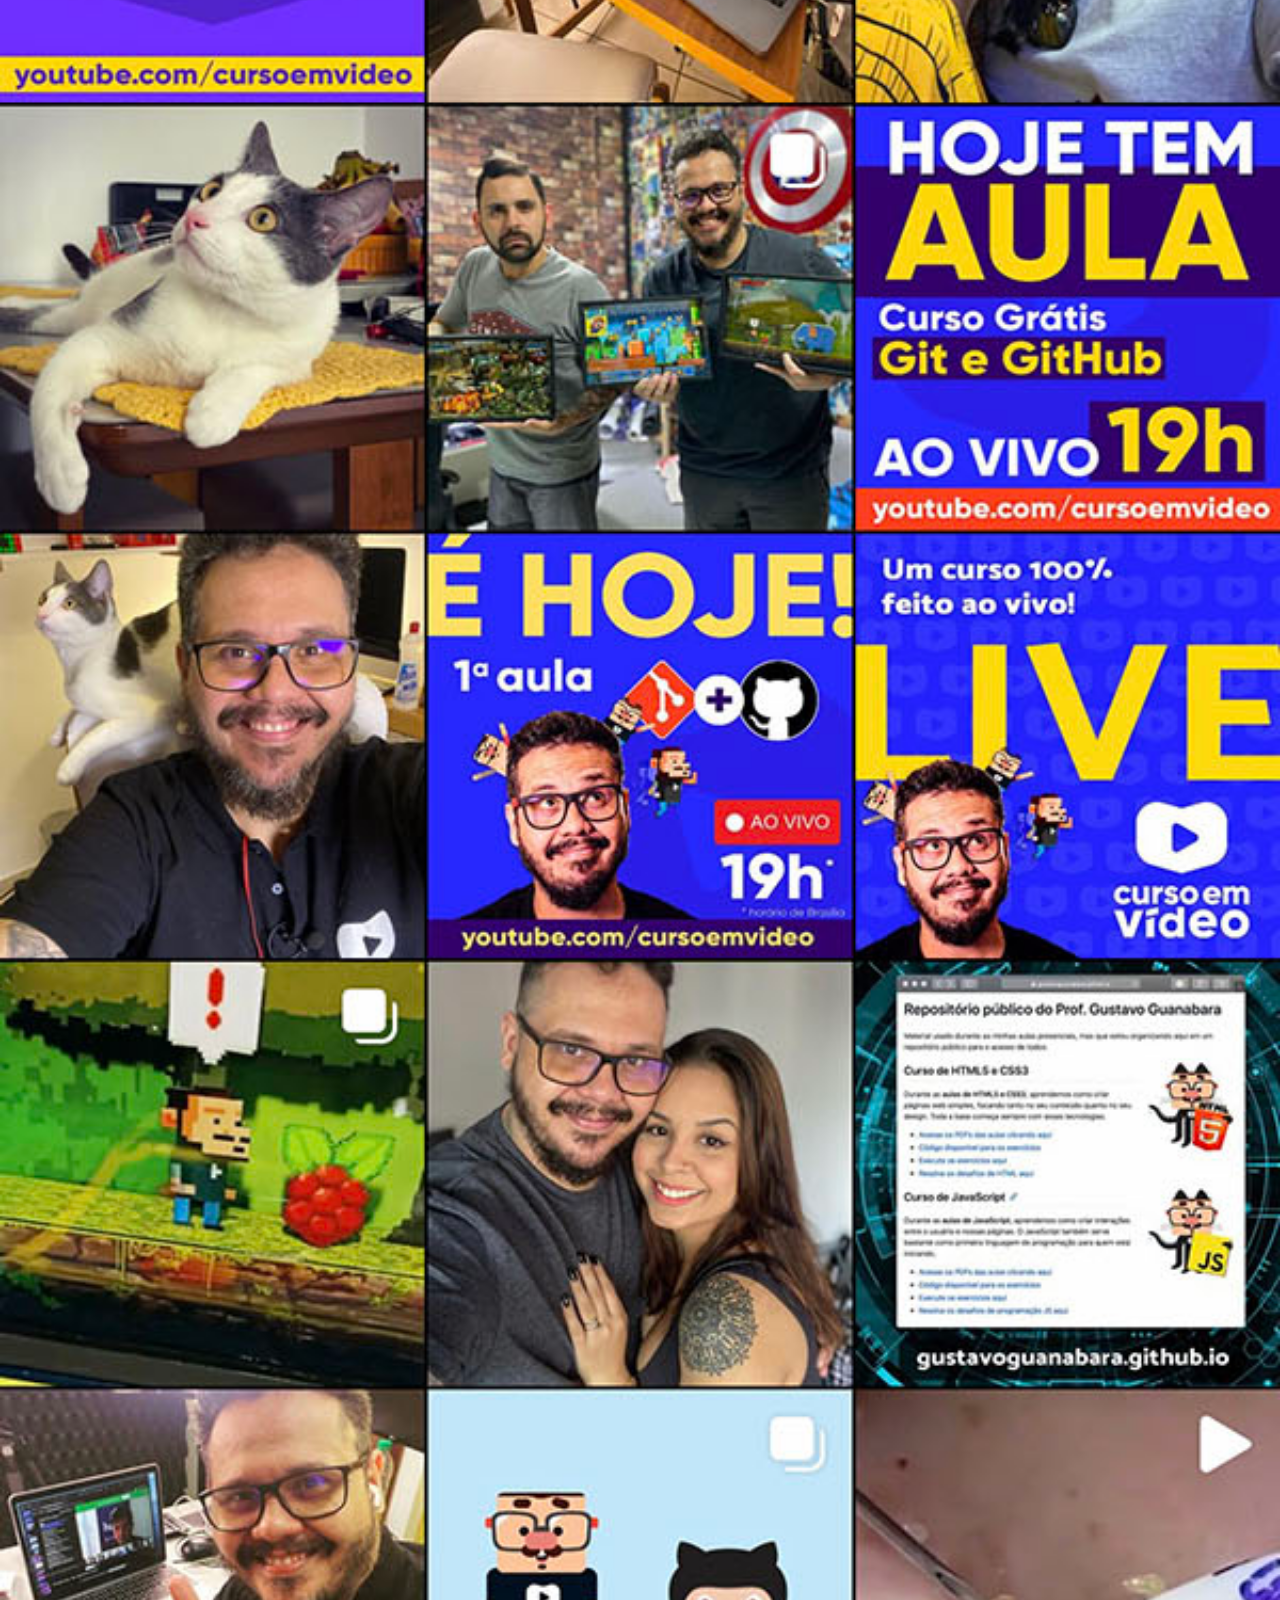
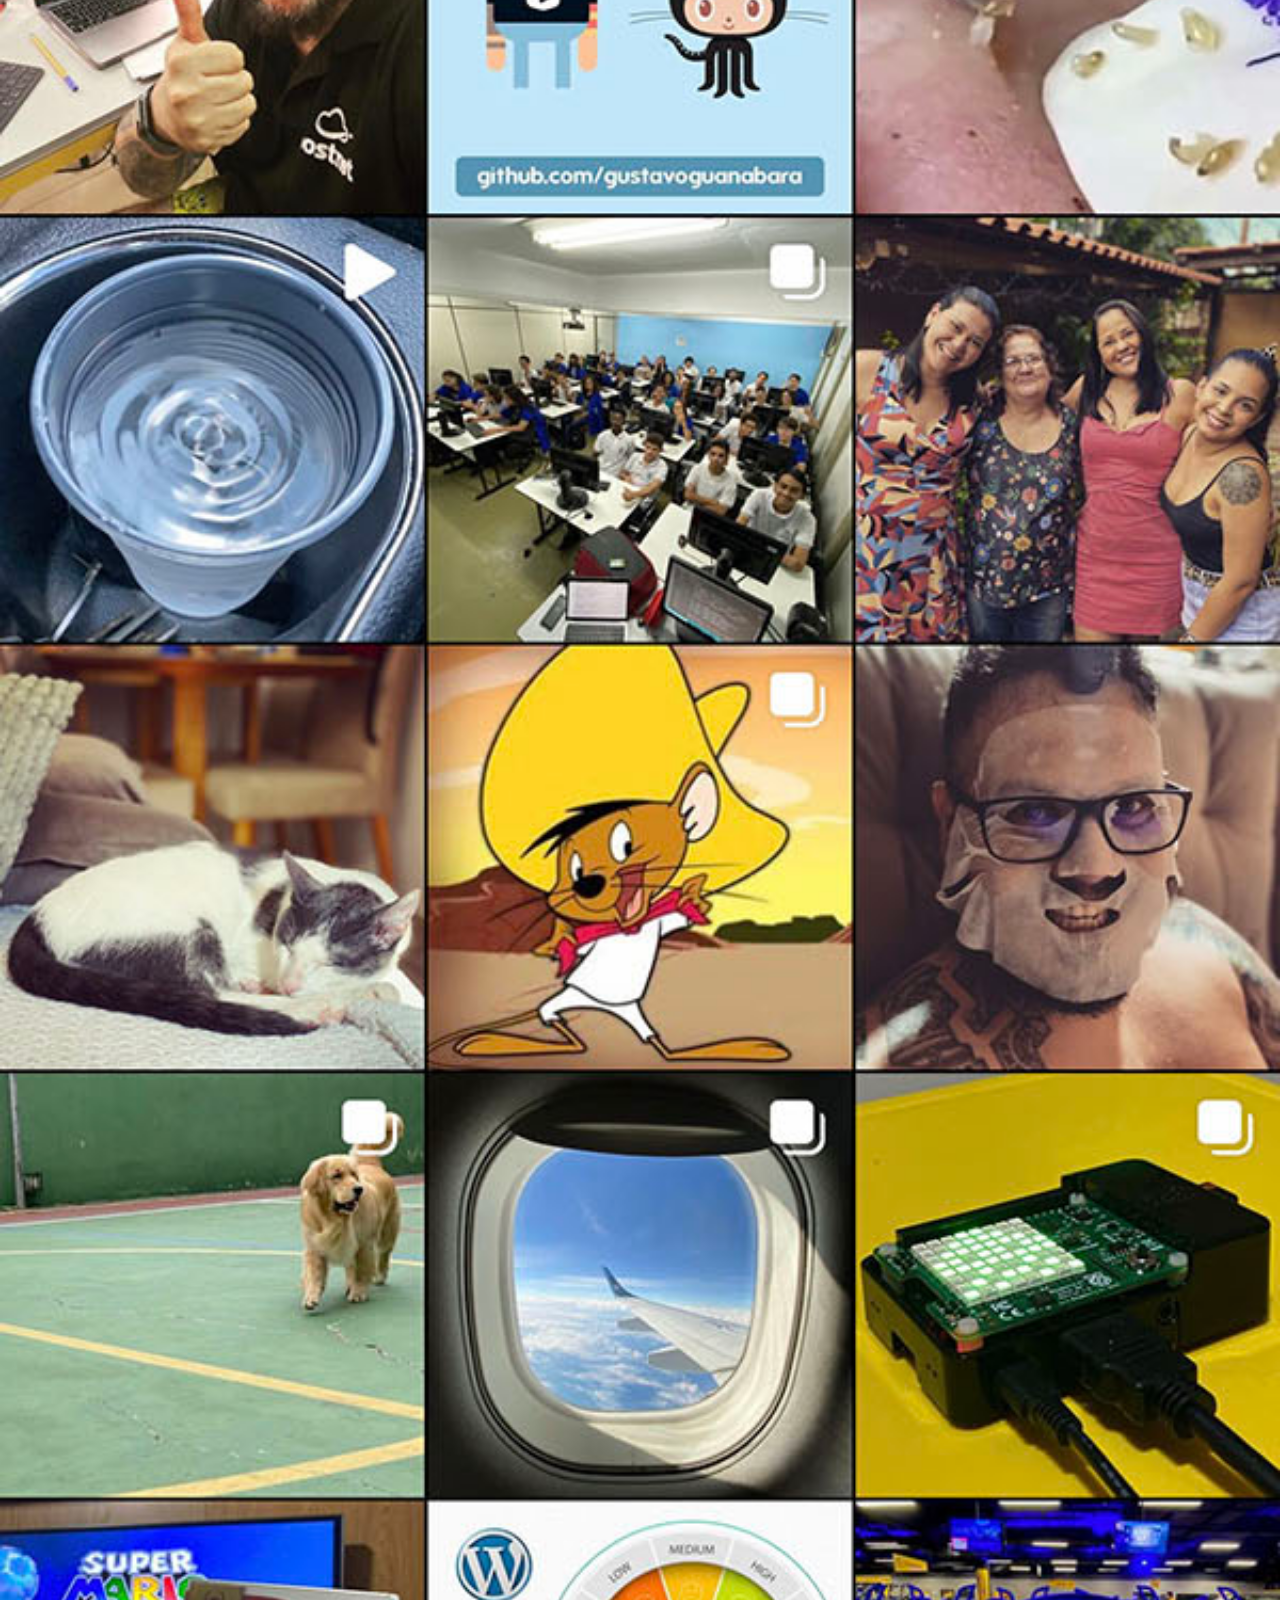
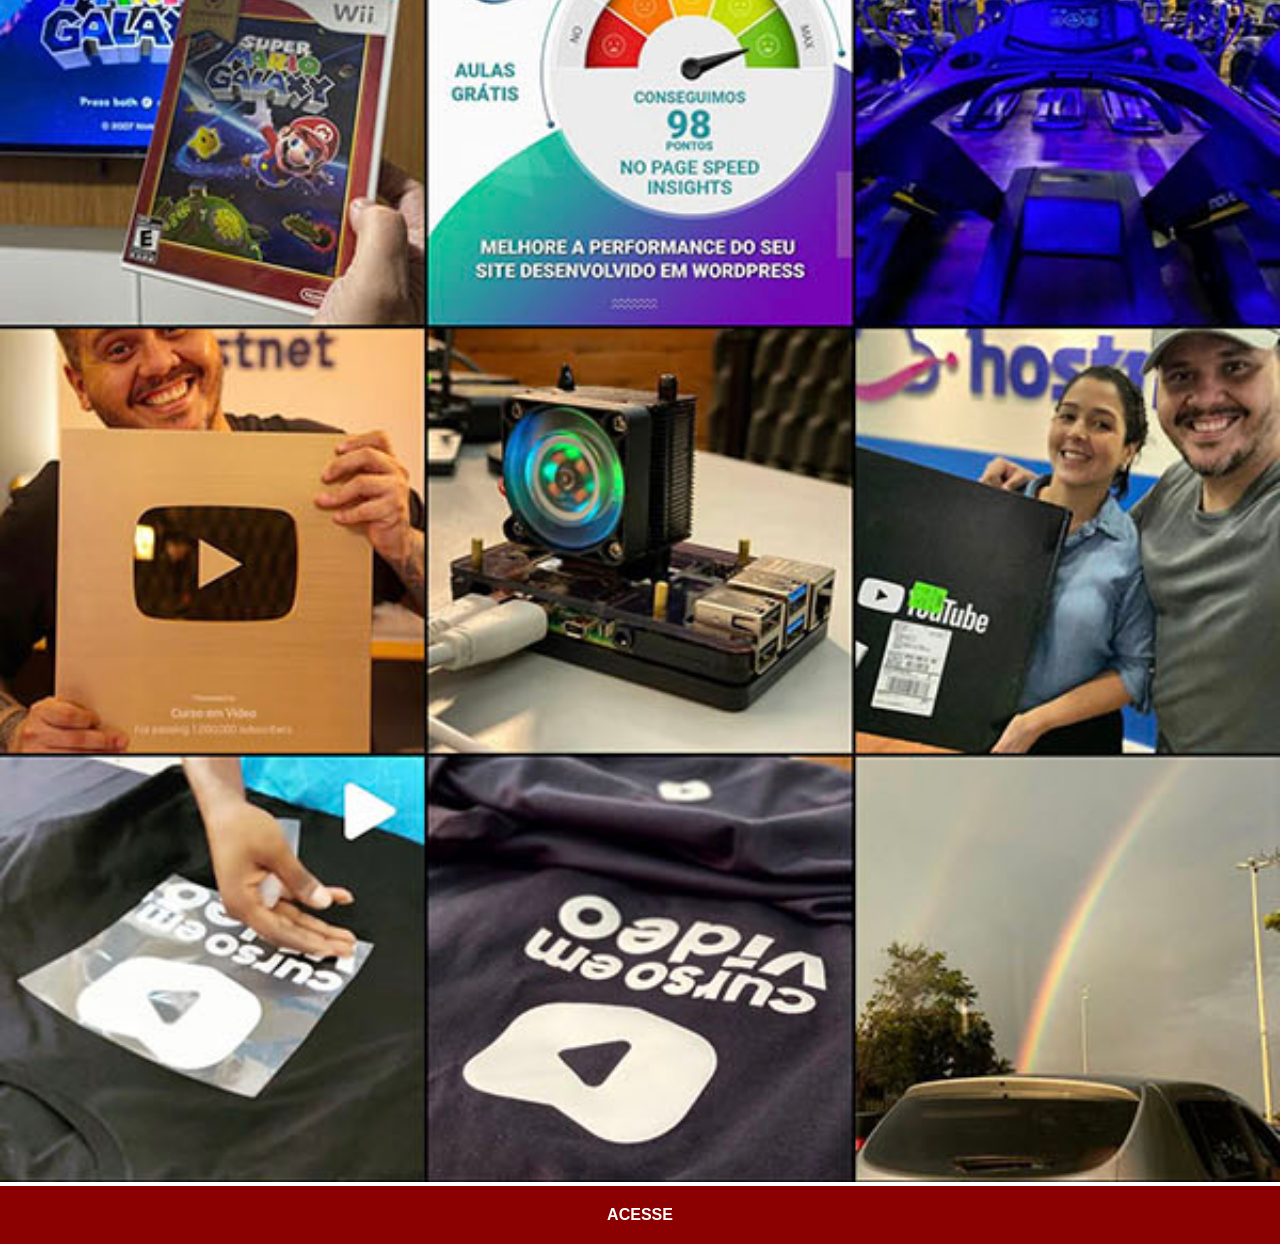
<file: instagram.html>
<!DOCTYPE html>
<html lang="pt-br">
<head>
    <meta charset="UTF-8">
    <meta name="viewport" content="width=device-width, initial-scale=1.0">
    <title>Instagram</title>
    <link rel="stylesheet" href="estilos/social.css">
</head>
<body>
    <img src="imagens/tela-instagram.jpg" alt="Instagram">
    <a href="https://www.instagram.com/gustavoguanabara/" target="_blank">ACESSE</a>
</body>
</html>
</file>
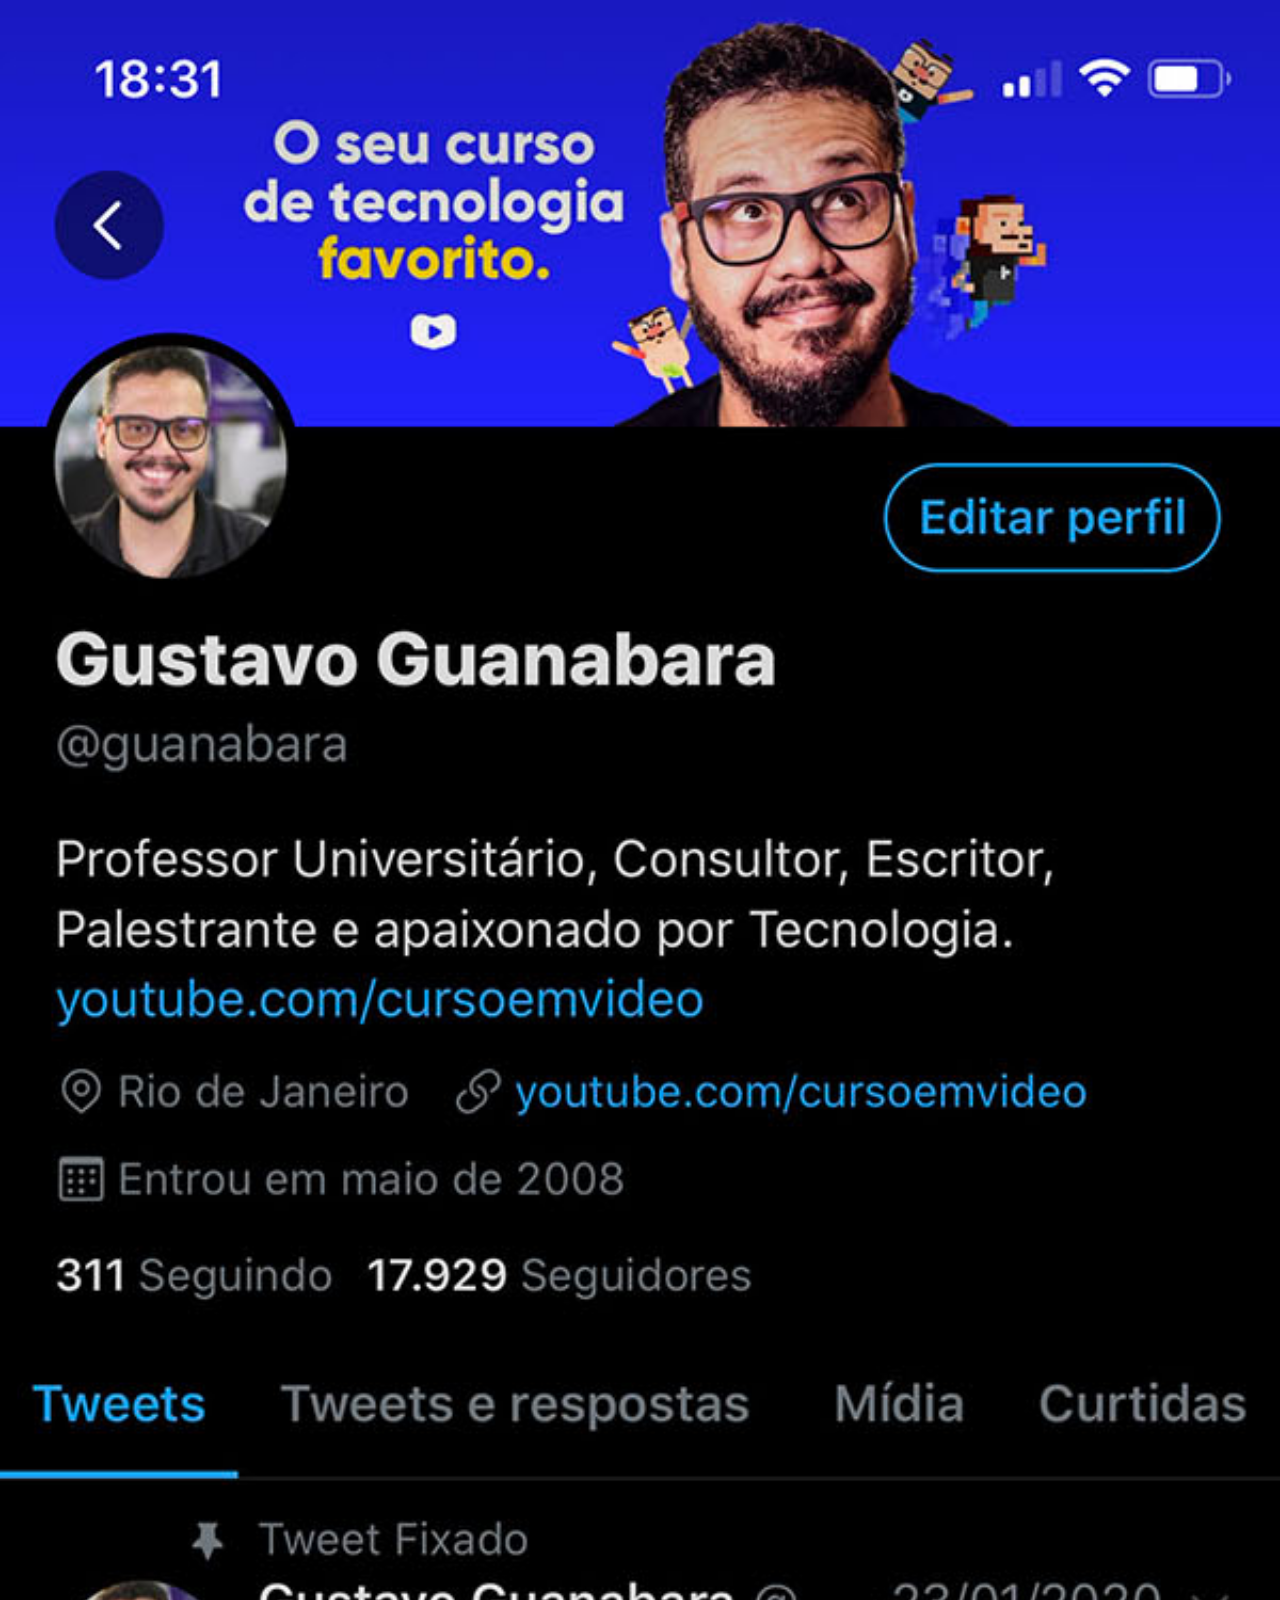
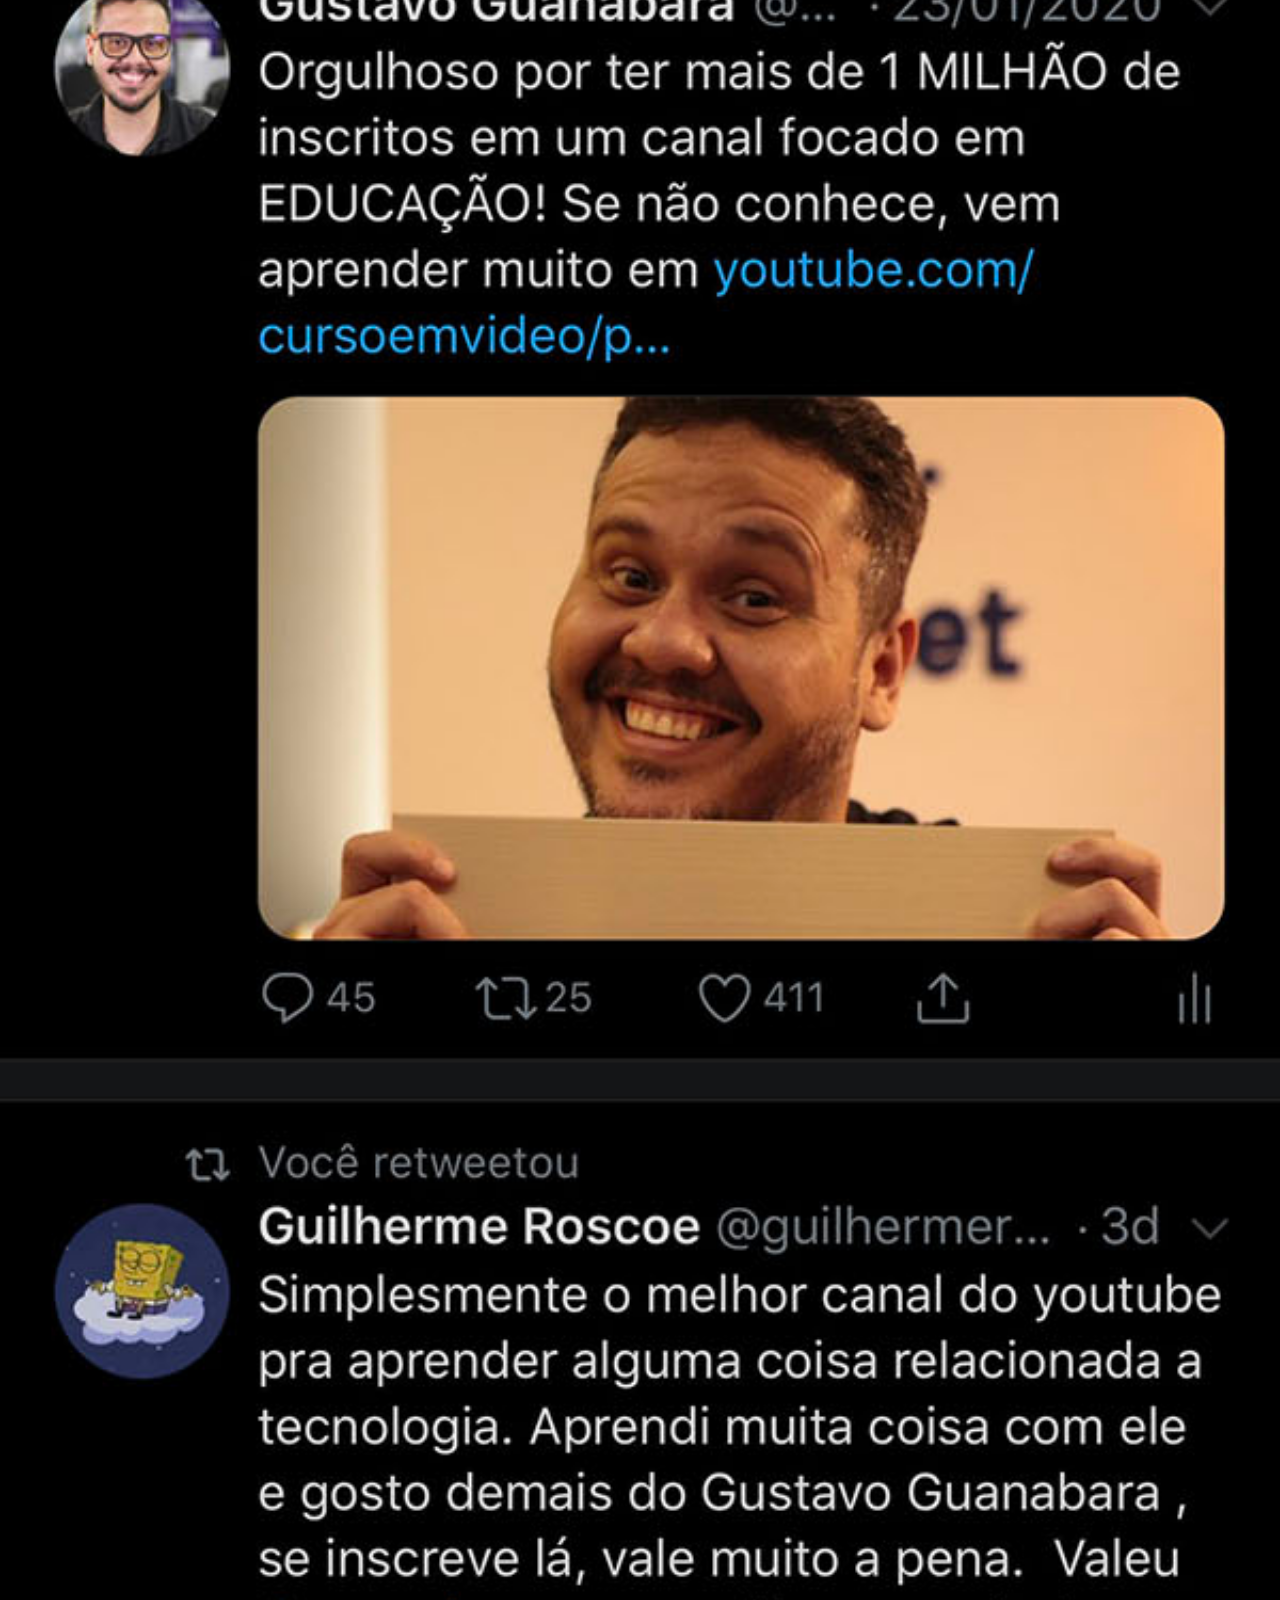
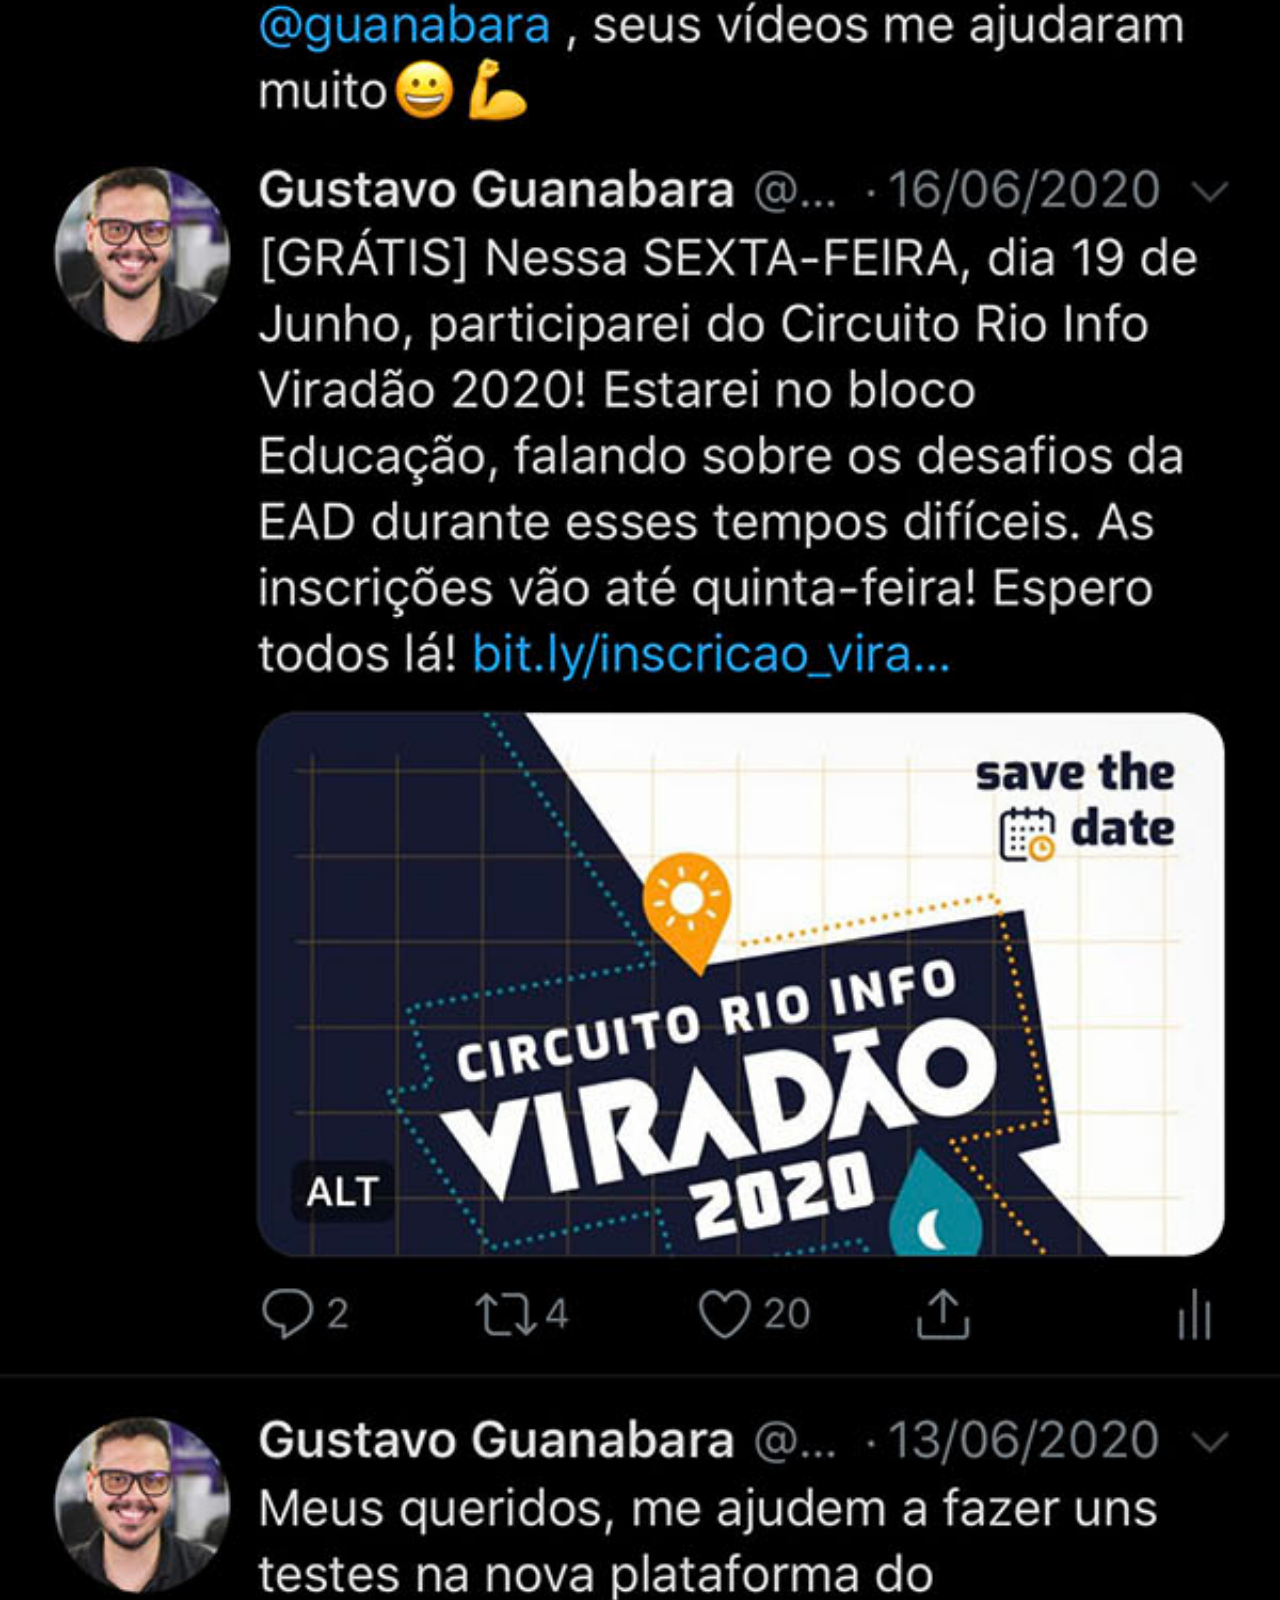
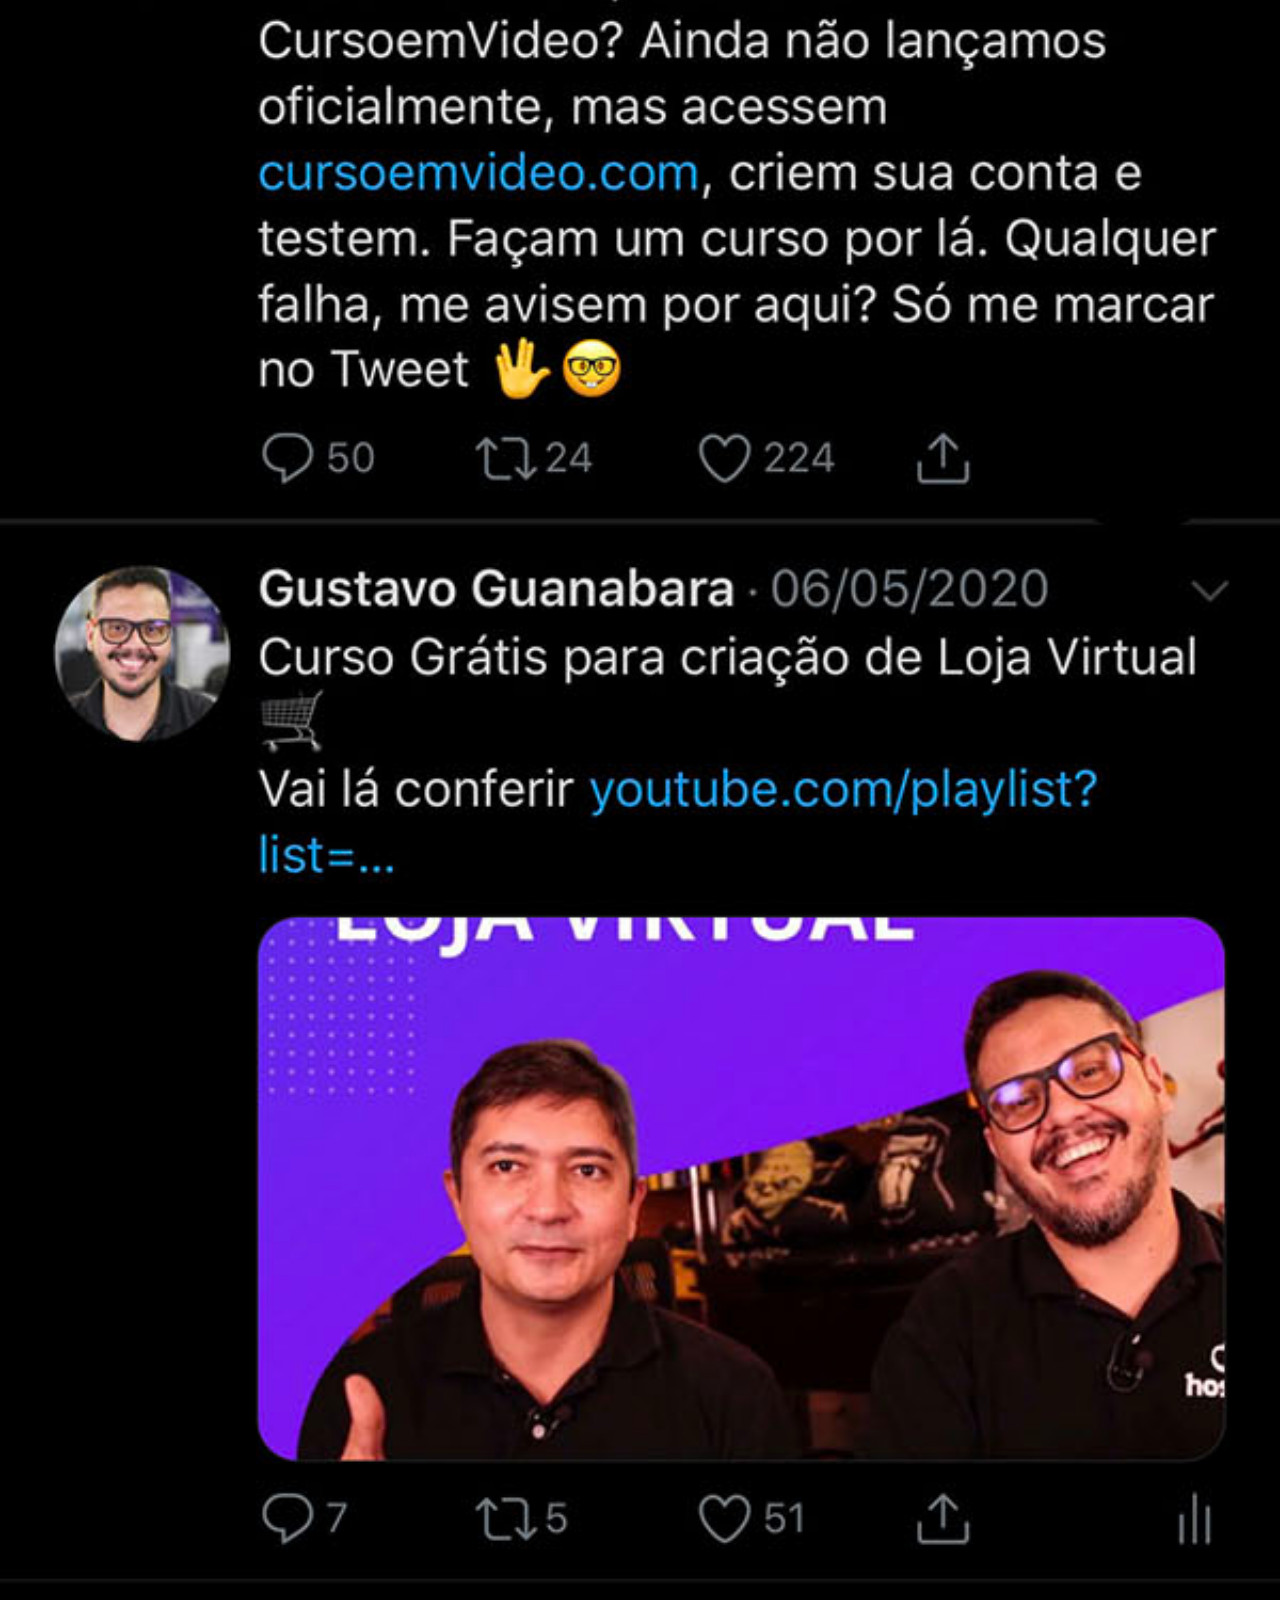
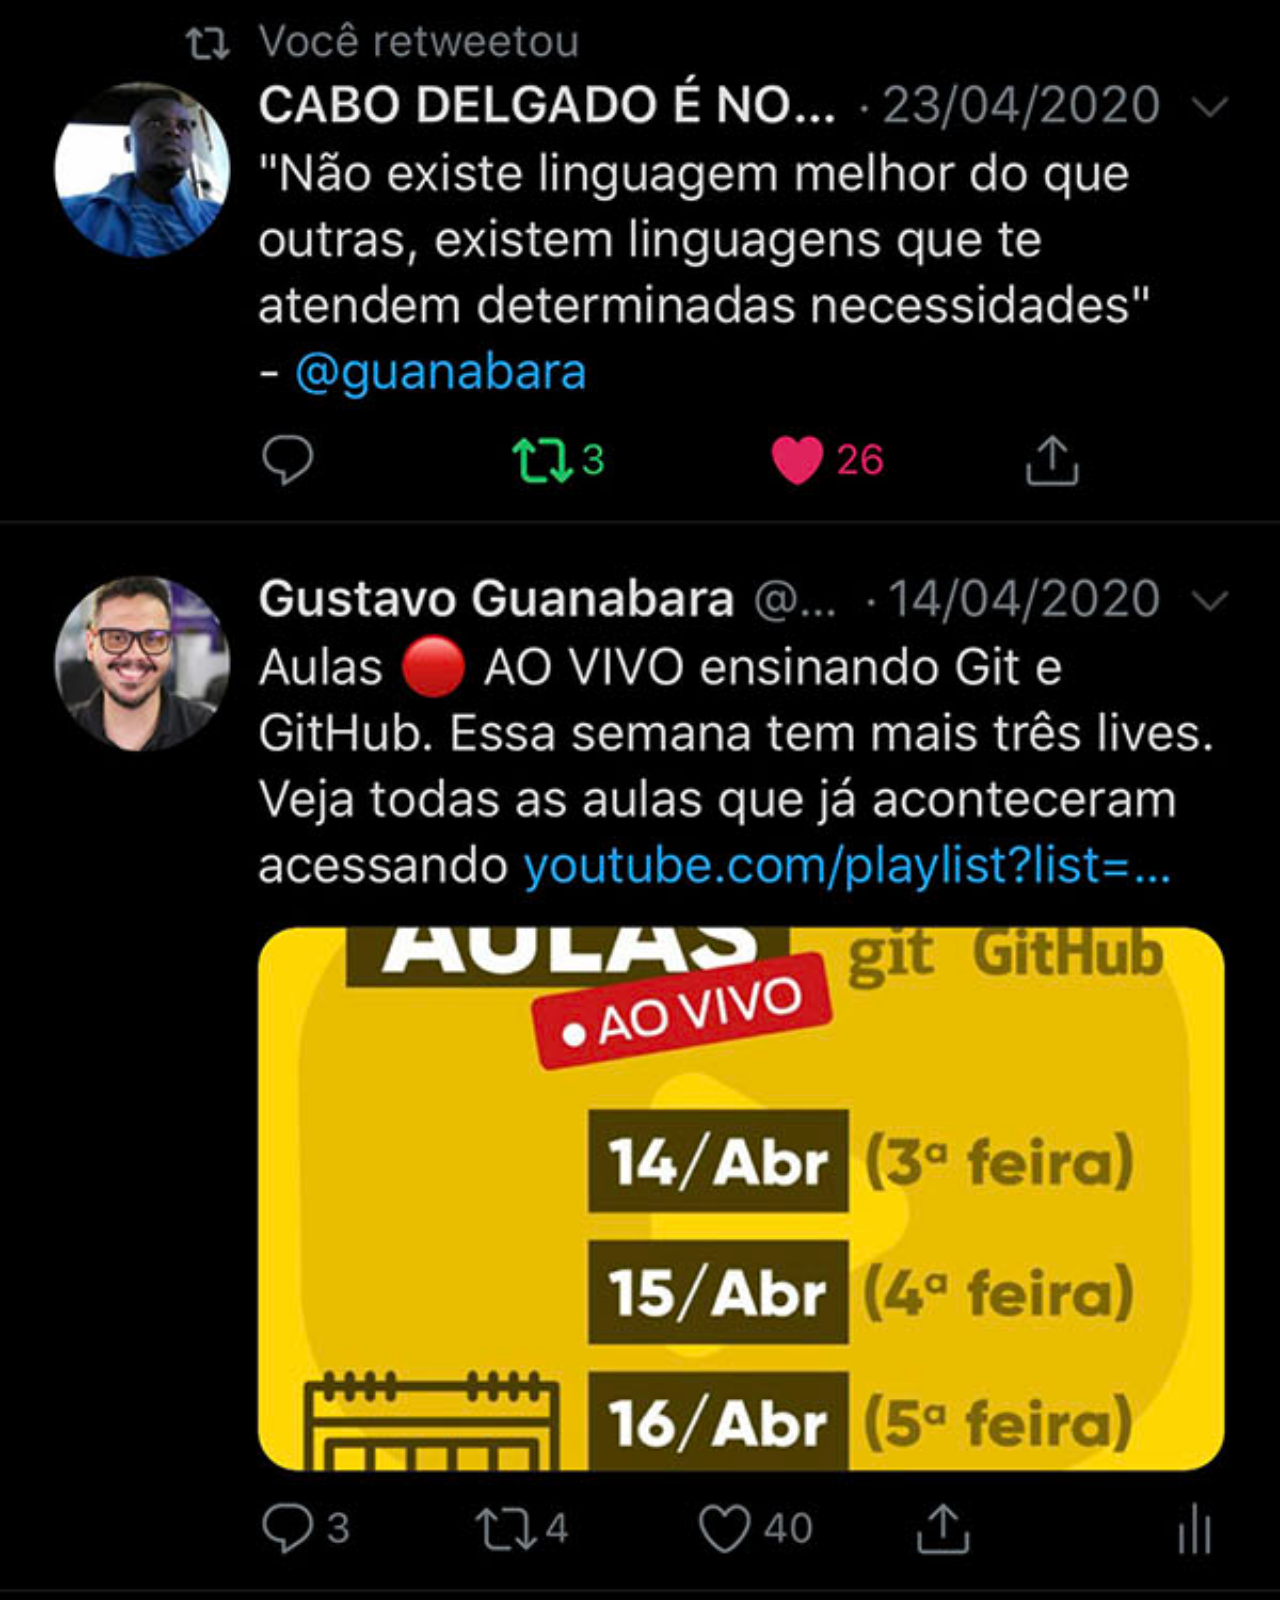
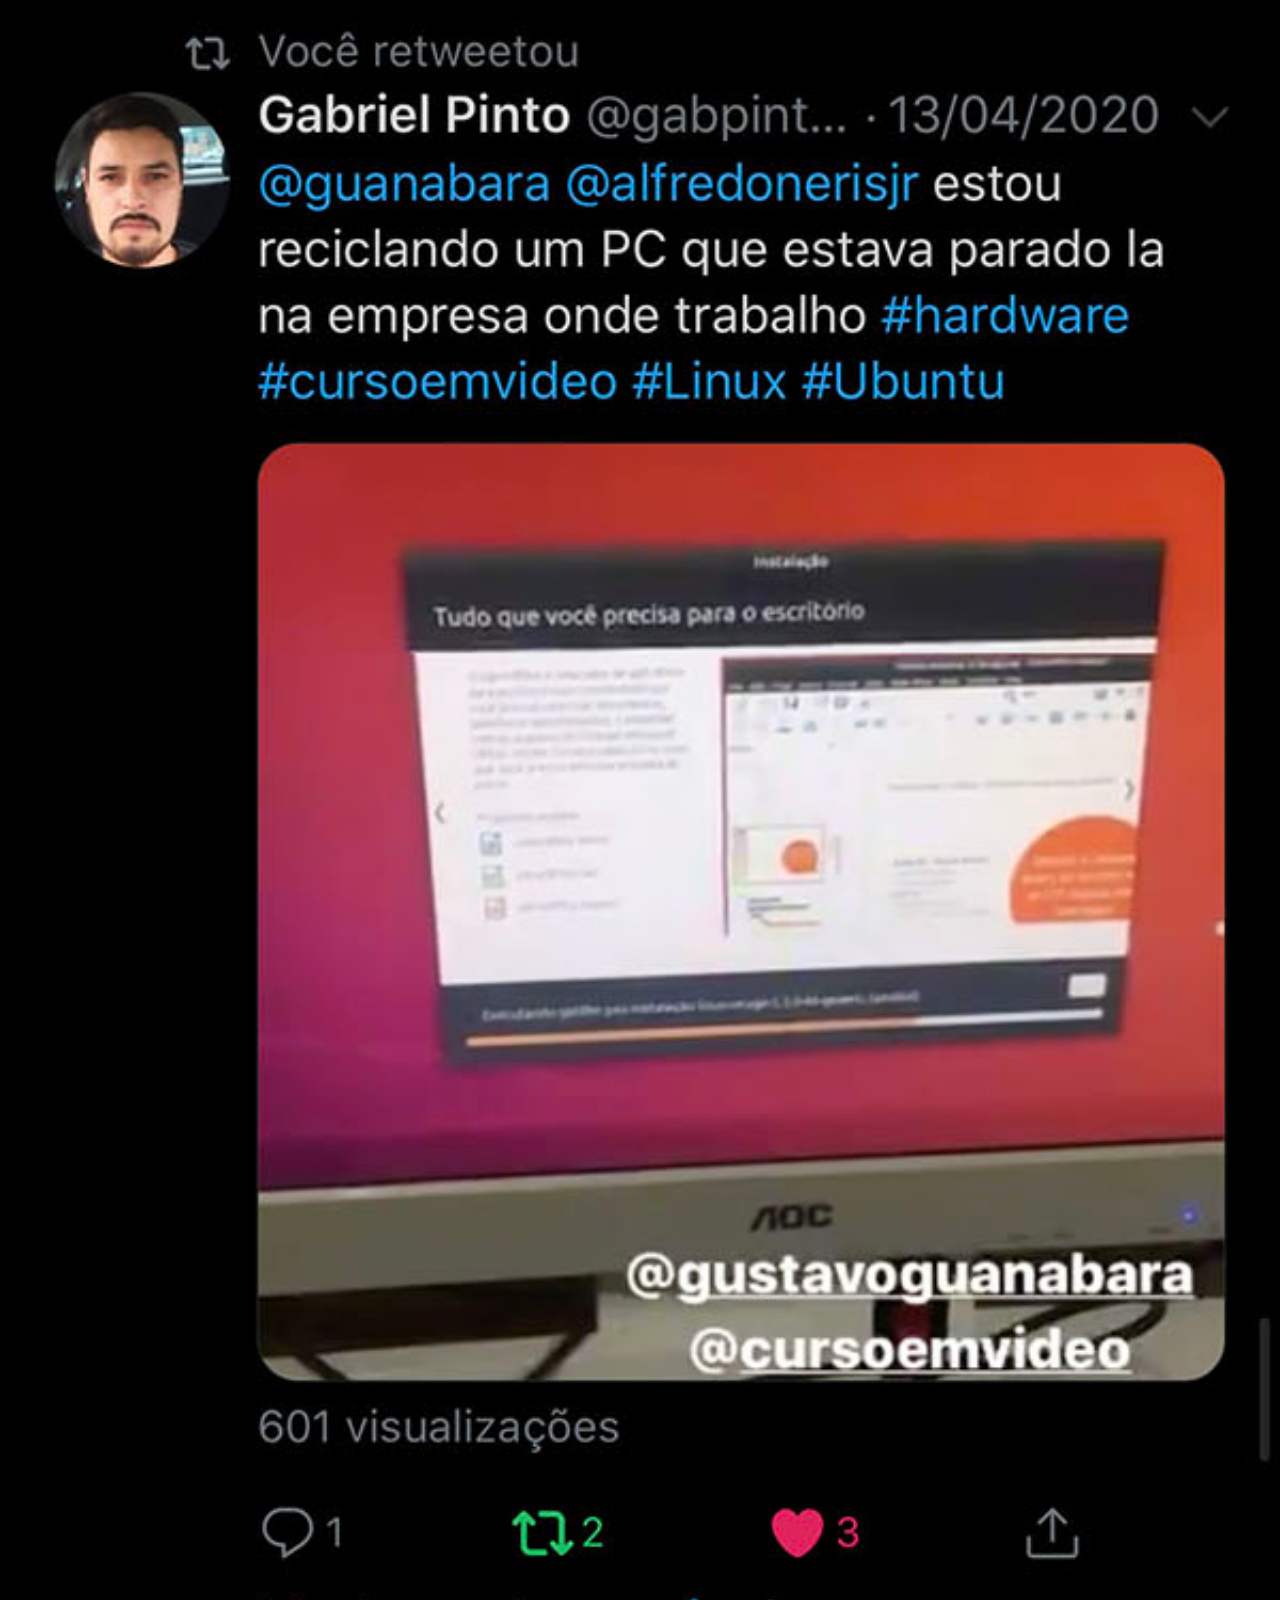
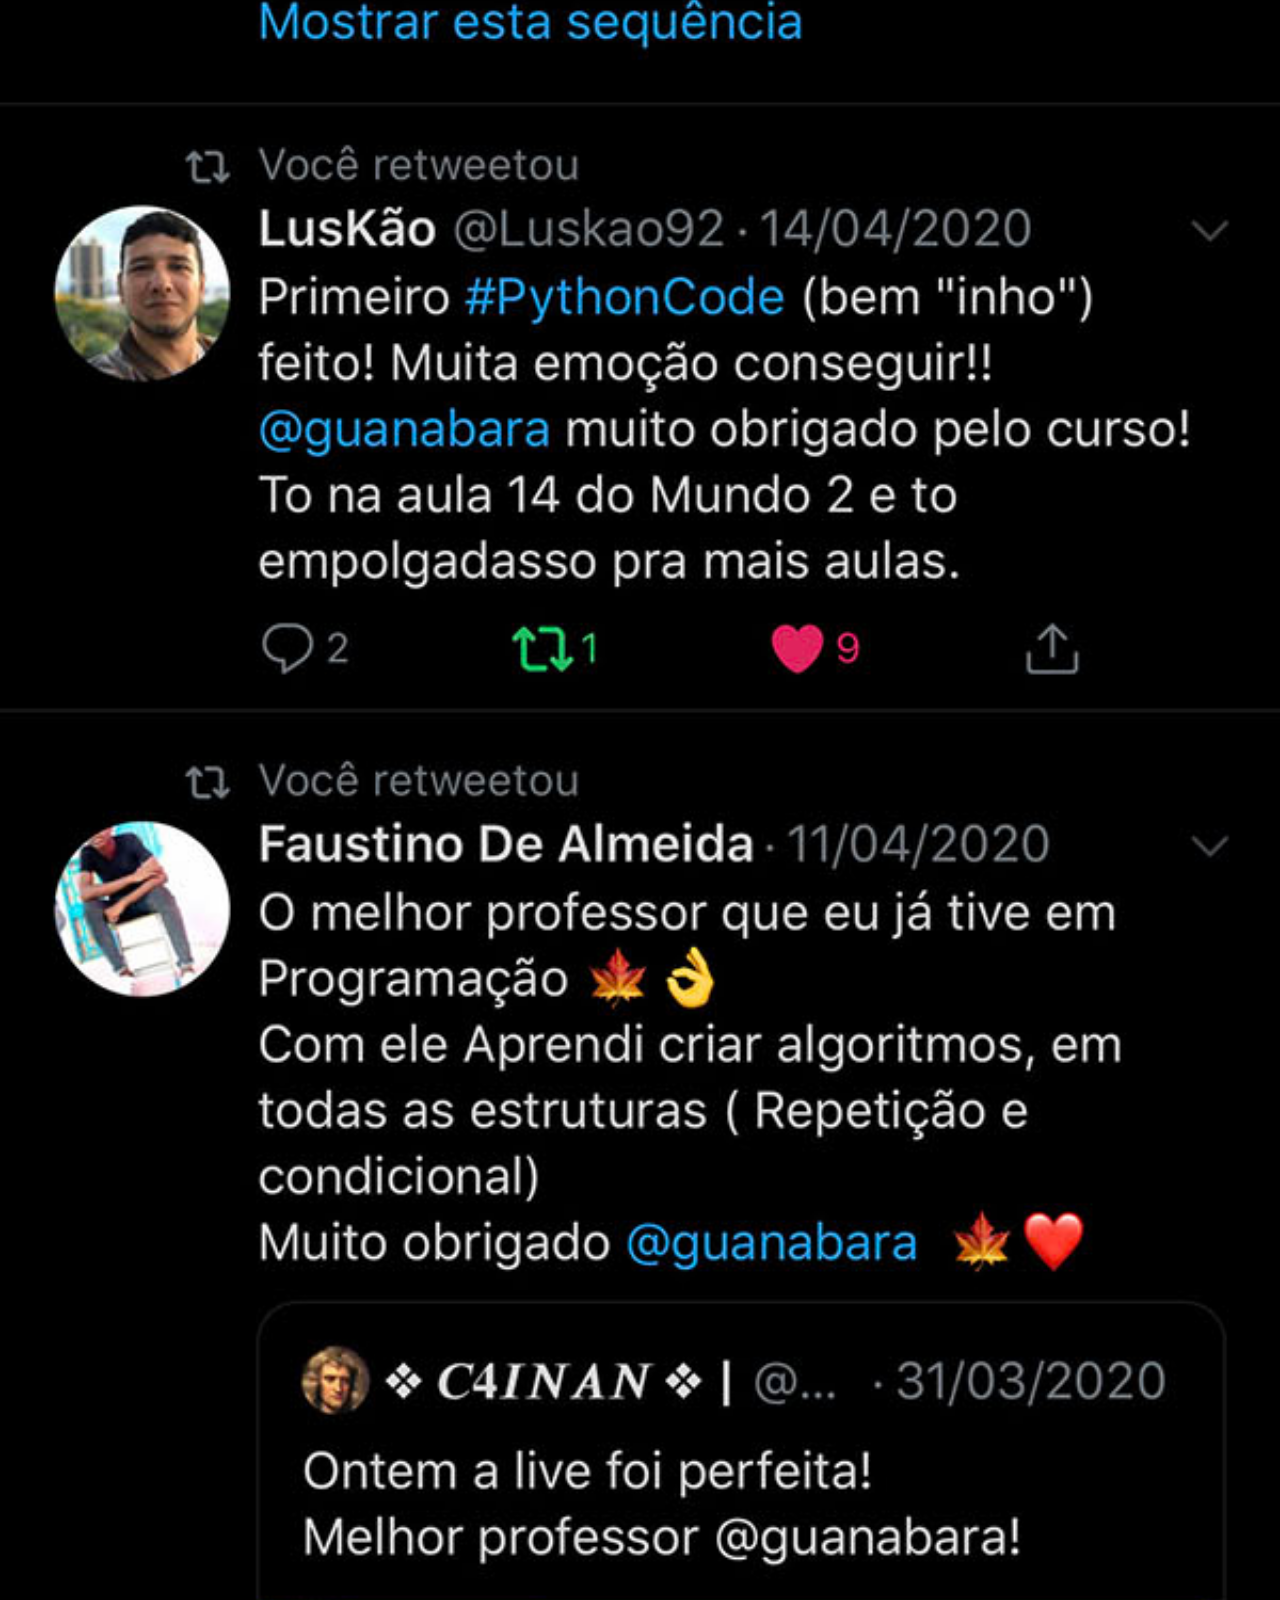
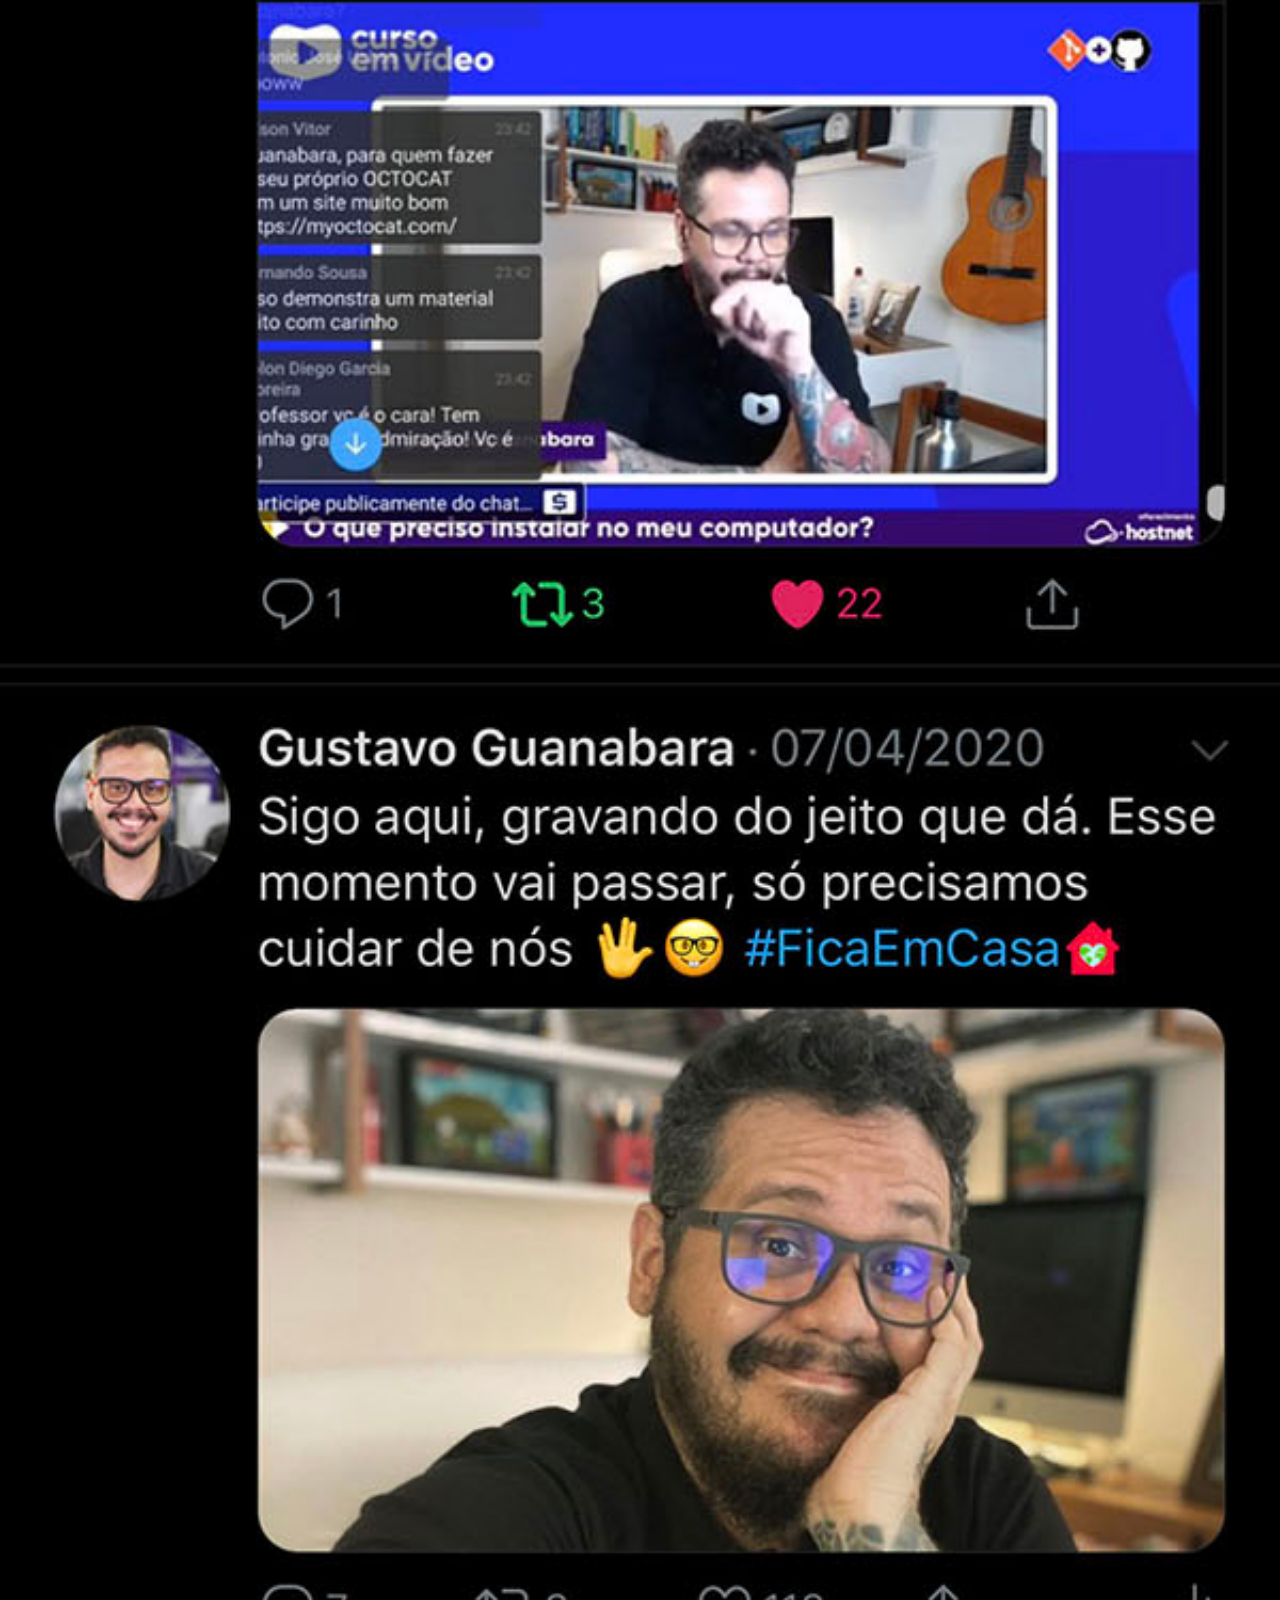
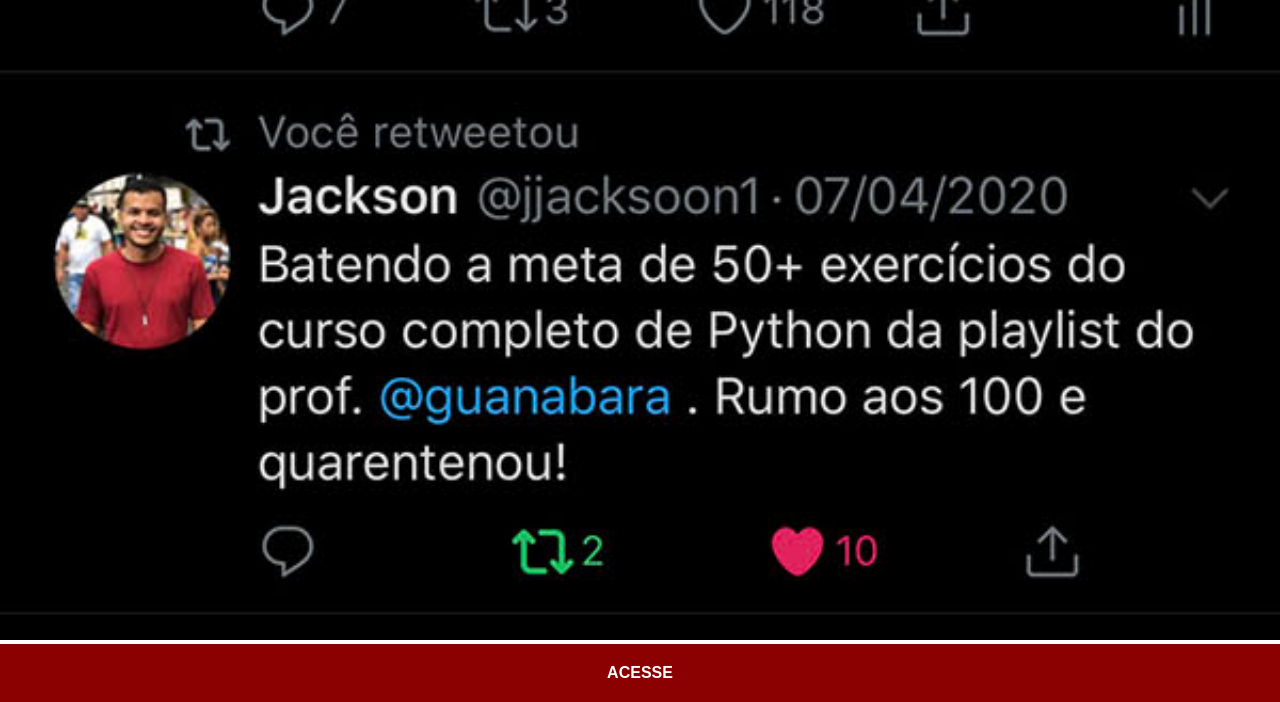
<file: twitter.html>
<!DOCTYPE html>
<html lang="pt-br">
<head>
    <meta charset="UTF-8">
    <meta name="viewport" content="width=device-width, initial-scale=1.0">
    <title>Twitter</title>
    <link rel="stylesheet" href="estilos/social.css">
</head>
<body>
    <img src="imagens/tela-twitter.jpg" alt="Twitter">
    <a href="https://x.com/guanabara" target="_blank">ACESSE</a>
</body>
</html>
</file>
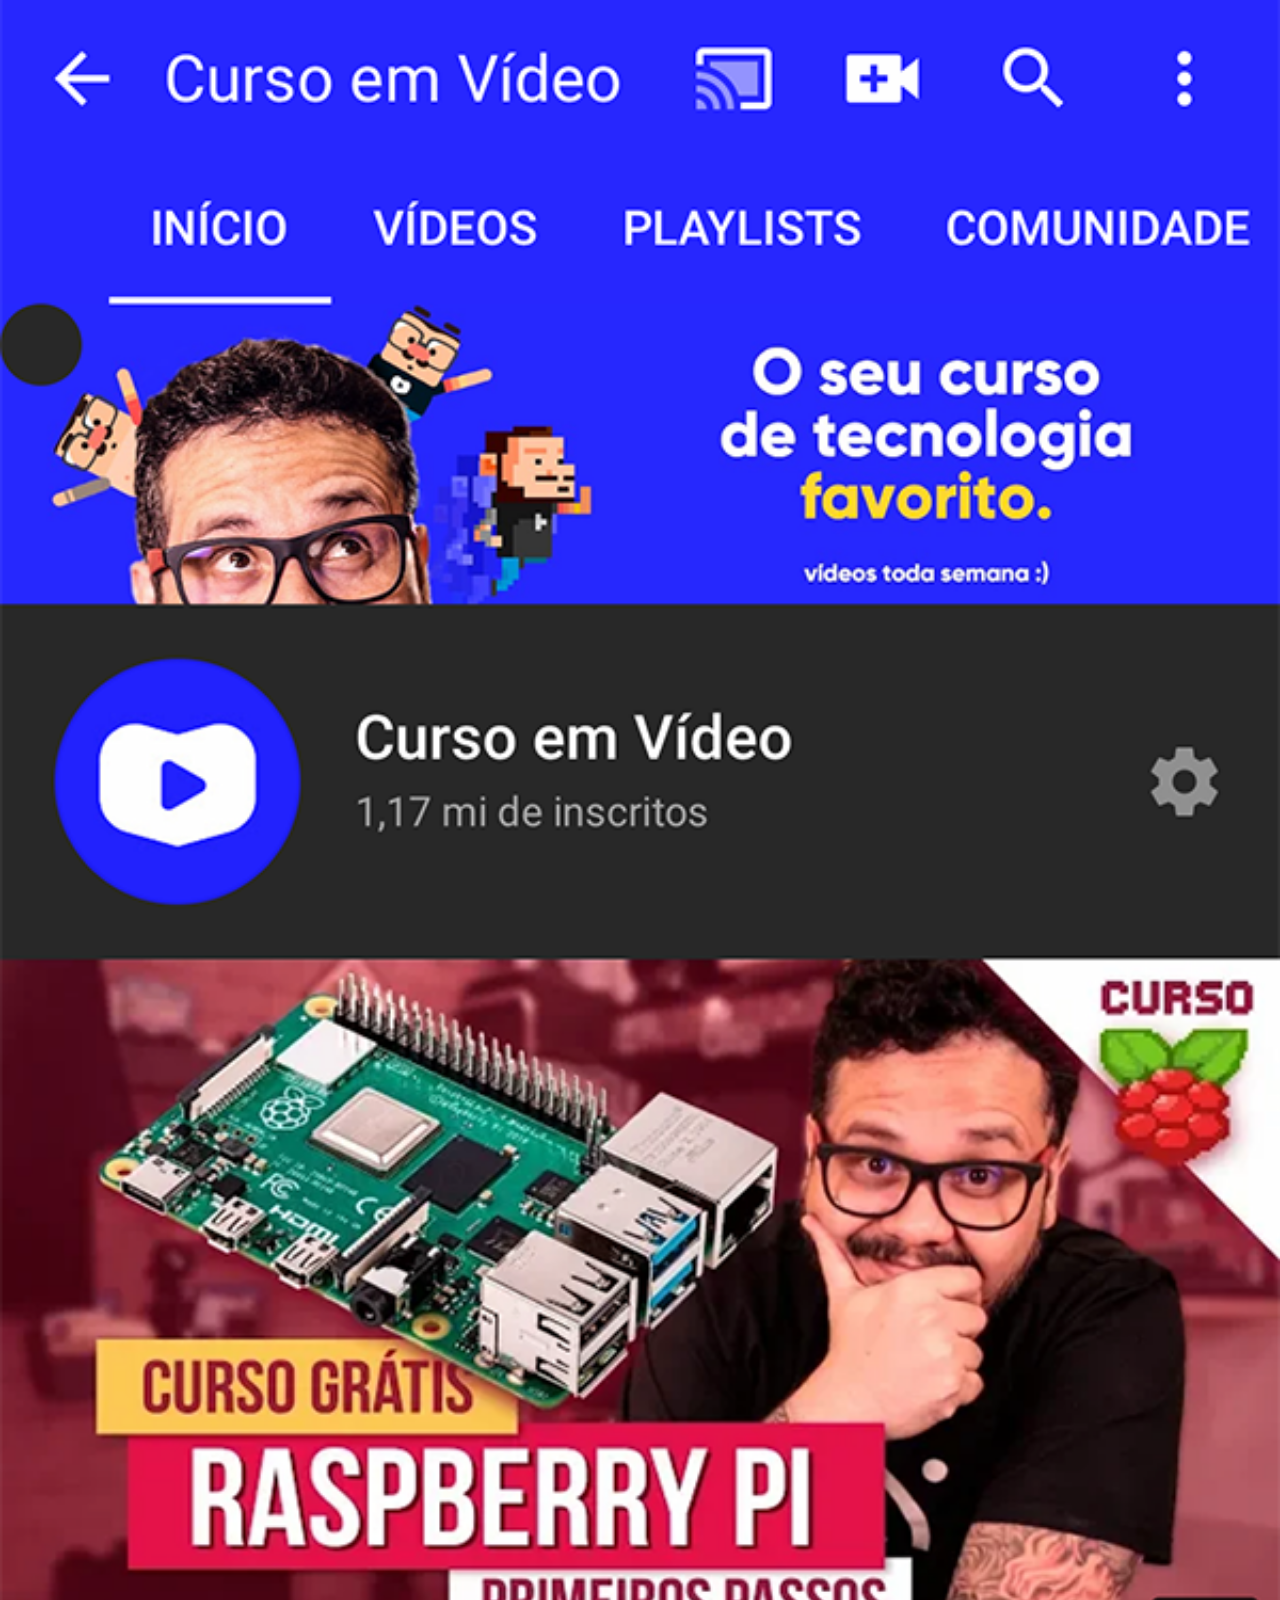
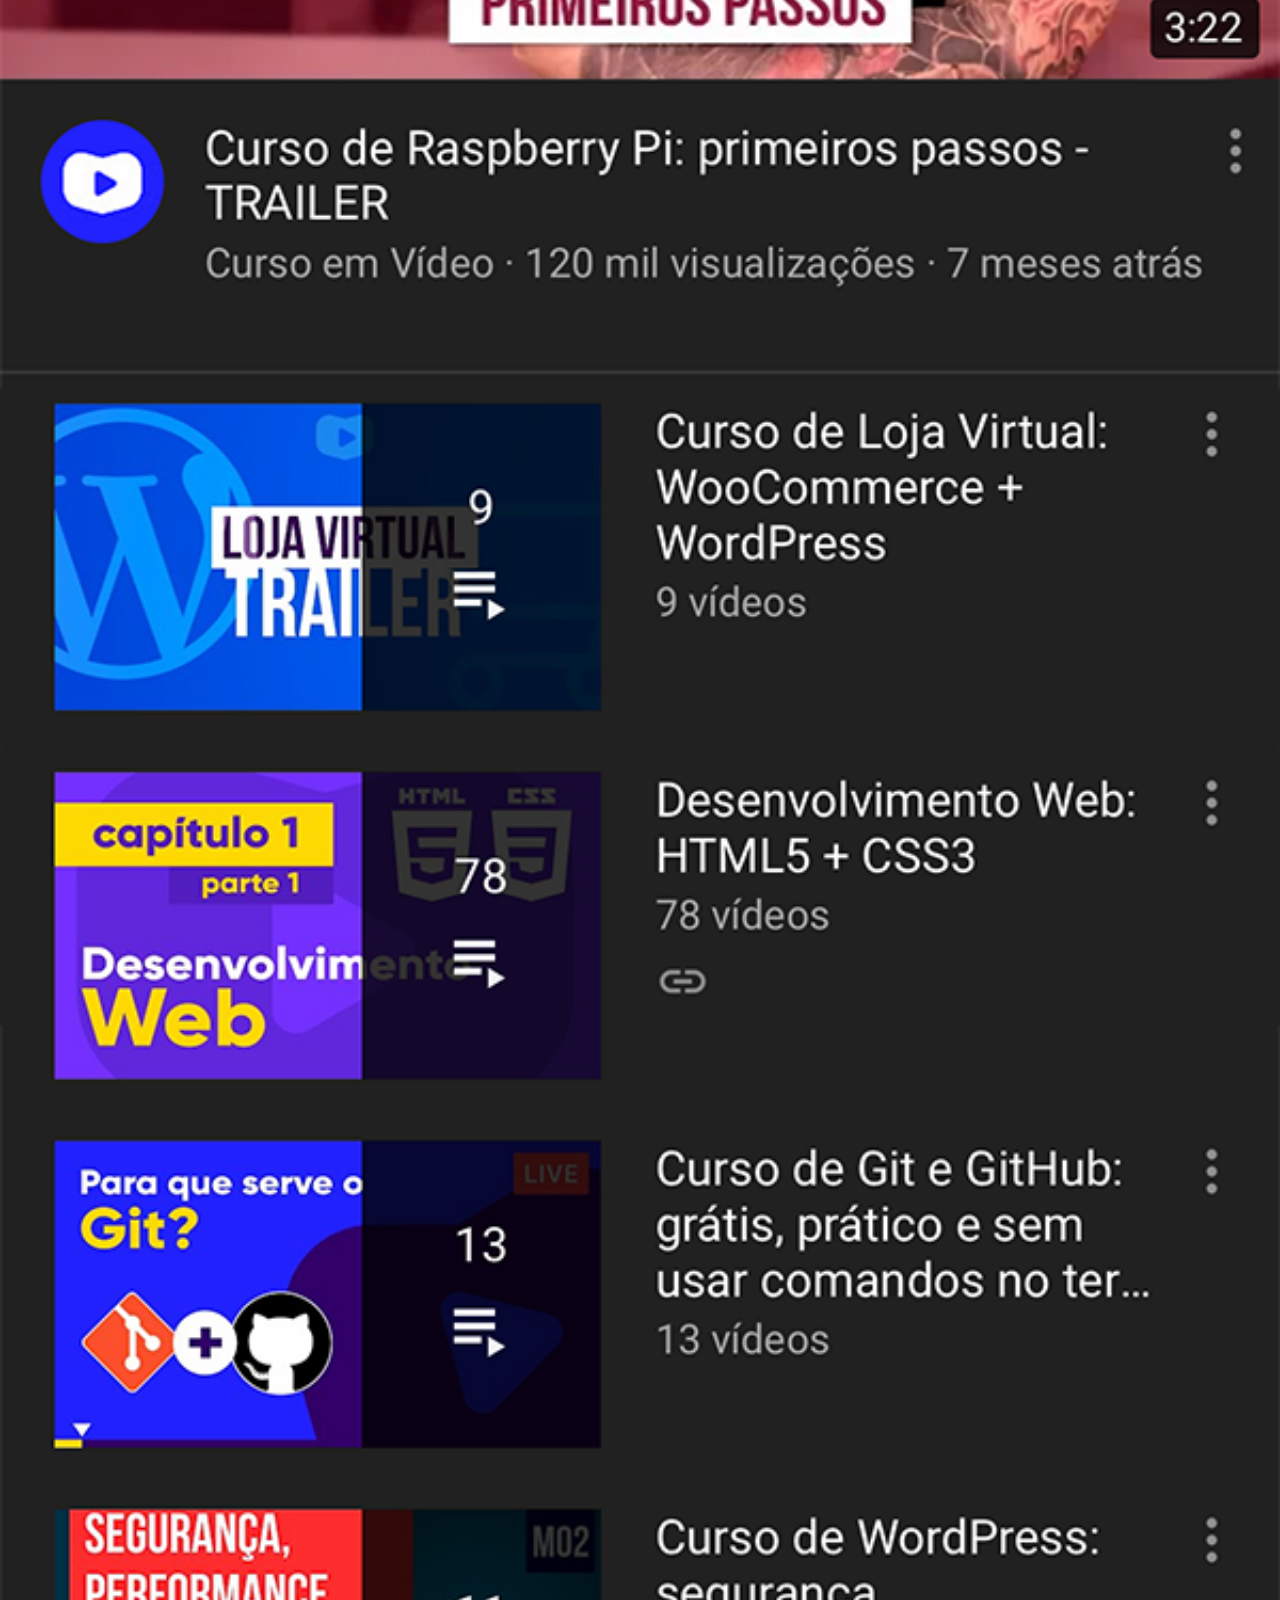
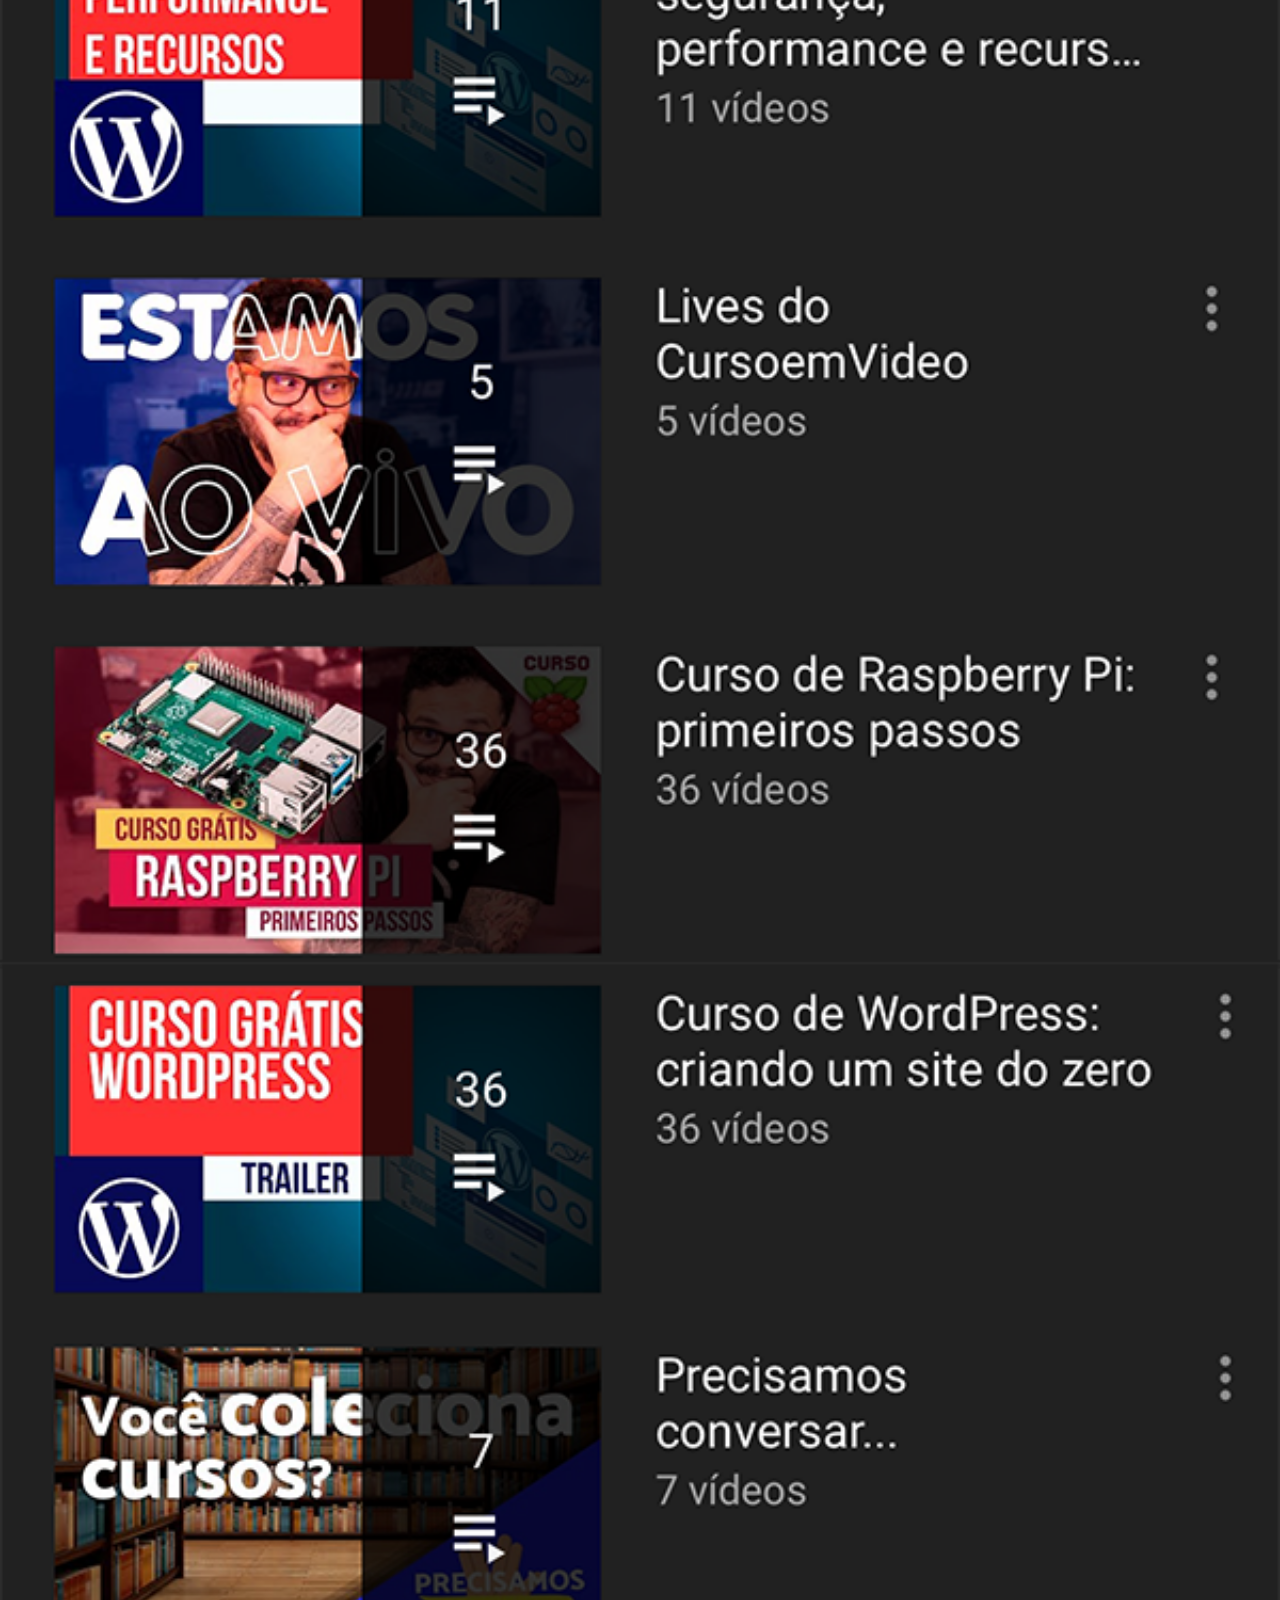
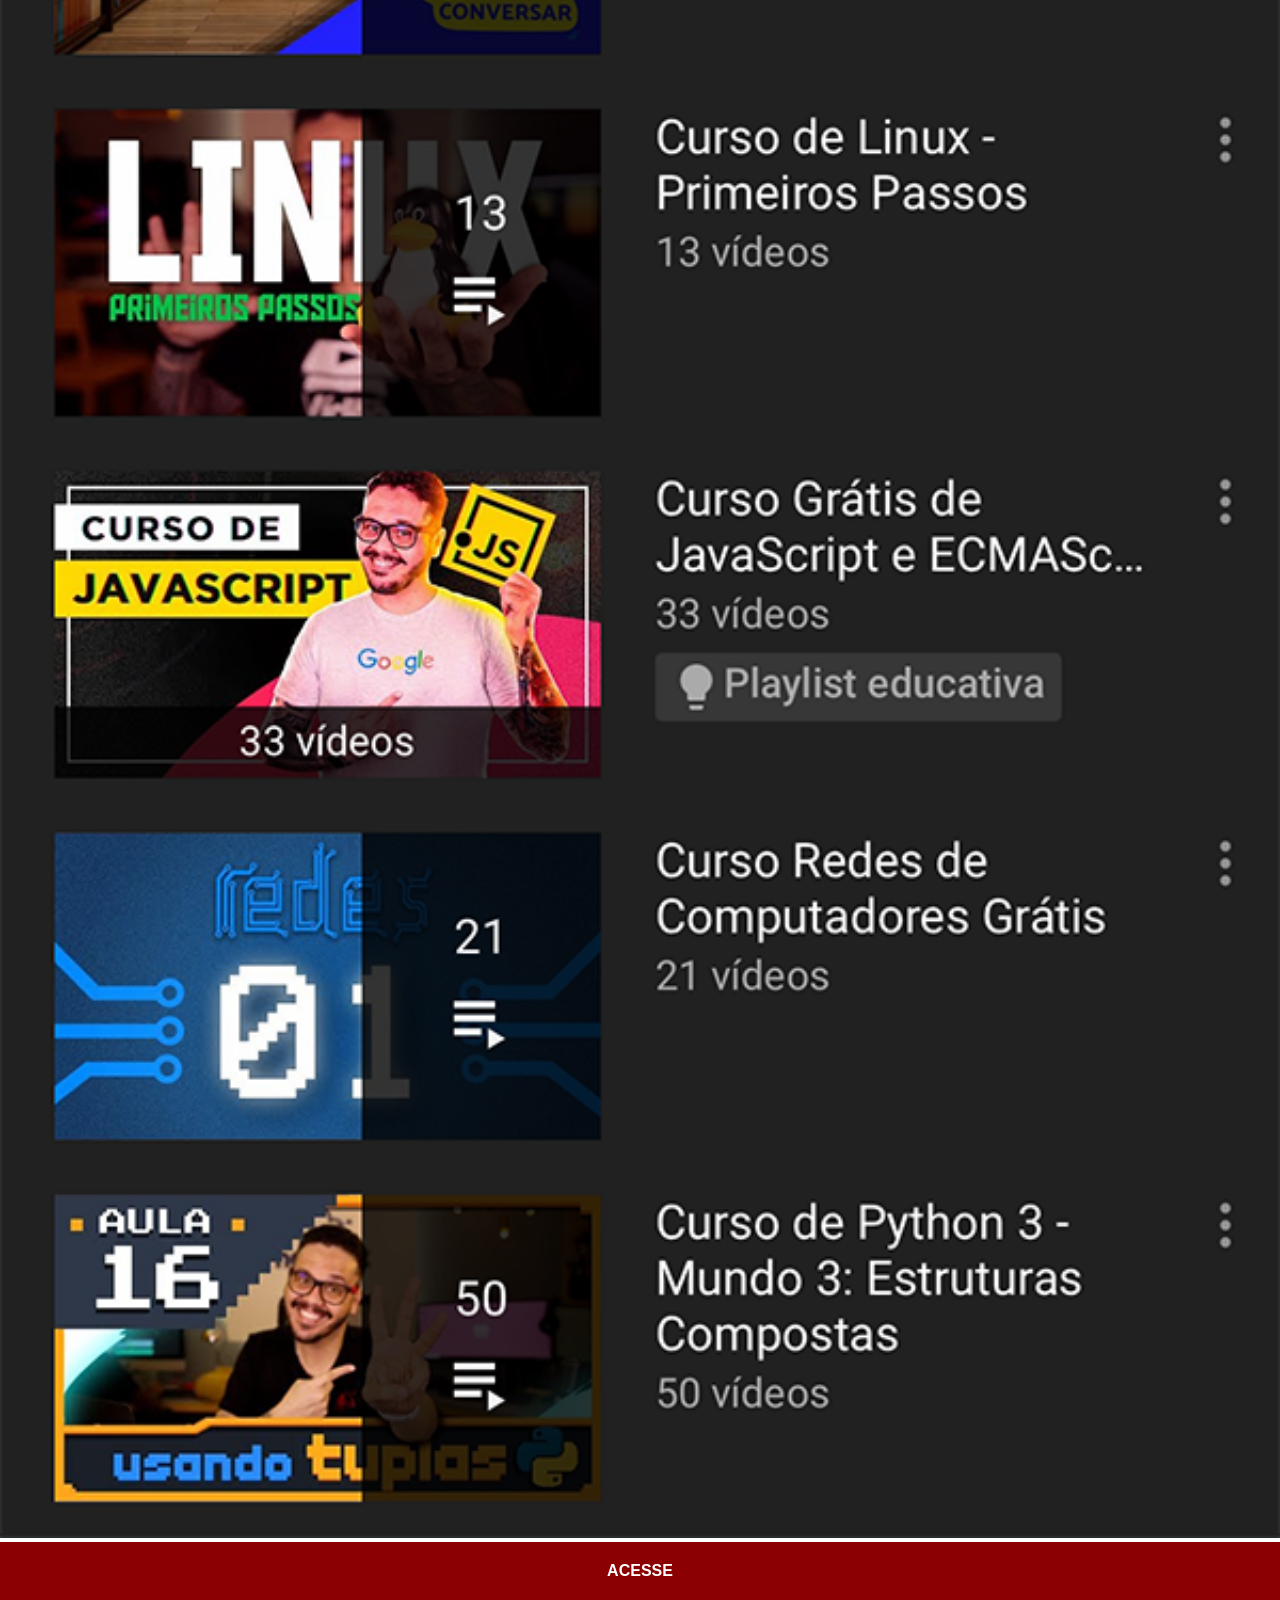
<file: youtube.html>
<!DOCTYPE html>
<html lang="pt-br">
<head>
    <meta charset="UTF-8">
    <meta name="viewport" content="width=device-width, initial-scale=1.0">
    <title>Youtube</title>
    <link rel="stylesheet" href="estilos/social.css">
</head>
<body>
    <img src="imagens/tela-youtube.png" alt="Youtube">
    <a href="https://www.youtube.com/@cursoemvideo/playlists" target="_blank">ACESSE</a>
</body>
</html>
</file>
<file: estilos/style.css>
@charset "UTF-8";

* {
    margin: 0;
    padding: 0;
    font-family: Arial, Helvetica, sans-serif;
    box-sizing: border-box;
}

html,
body {
    height: 100%;
    width: 100%;
    background-color: black;
}

body {
    background: url(../imagens/fundo-madeira.jpg) no-repeat top center;
    background-size: cover;
    background-attachment: fixed;
}

main {
    position: relative;
    isolation: isolate;
    min-height: 100vh;

    /* Flexbox */
    display: flex;
    justify-content: center;
    align-items: center;

    gap: 30px;
    padding: 20px;
}

/* CELULAR */

section#telefone {
    position: relative;

    height: 627px;
    width: 311px;

    background: url(../imagens/frame-iphone.png) no-repeat;

    flex-shrink: 0;

    /* Fica atrás dos botões */
    z-index: 1;
}

/* TELA DO CELULAR */

iframe#tela {
    position: relative;
    z-index: 1;

    top: 80px;
    left: 22px;

    width: 267px;
    height: 471px;
}

/* REDES SOCIAIS */

section#redes-sociais {
    position: relative;

    display: flex;
    flex-direction: column;

    gap: 15px;

    /* Fica na frente do celular */
    z-index: 2;
}

section#redes-sociais img {
    width: 50px;

    border-radius: 50%;

    box-shadow: 2px 2px 5px rgba(0, 0, 0, 0.4);

    display: block;

    transition: transform 0.3s, border 0.3s;
}

section#redes-sociais img:hover {
    border: 2px solid white;

    transform: translate(-3px, -3px);

    box-shadow: 5px 5px 10px rgba(0, 0, 0, 0.616);
}


/* =========================================
   RESPONSIVIDADE
   ========================================= */

@media (max-width: 1200px) {

    main {
        flex-direction: row;
        flex-wrap: nowrap;
        gap: 12px;
        padding: 12px;
    }

    section#redes-sociais {
        flex-direction: column;
        flex-wrap: nowrap;
        width: 50px;
        z-index: 10;
    }
}

@media (max-width: 420px) {

    section#telefone {
        width: calc(100vw - 86px);
        height: auto;
        aspect-ratio: 311 / 627;
        background-size: 100% 100%;
    }

    iframe#tela {
        top: 12.76%;
        left: 7.07%;
        width: 85.85%;
        height: 75.12%;
    }
}
</file>
<file: estilos/social.css>
@charset "UTF-8";

* {
            margin: 0px;
            padding:0px;
            font-family: Arial, Helvetica, sans-serif;
        }

        ::-webkit-scrollbar {
            width: 0px;
            height: 0px;
        }

        img {
            width: 100vw;

        }

        a {
            display: block;
            background-color: darkred;
            color: white;
            padding: 20px;
            text-align: center;
            font-weight: bolder;
            text-decoration: none;
        }

        a:hover {
            background-color: blue;
        }
</file>
